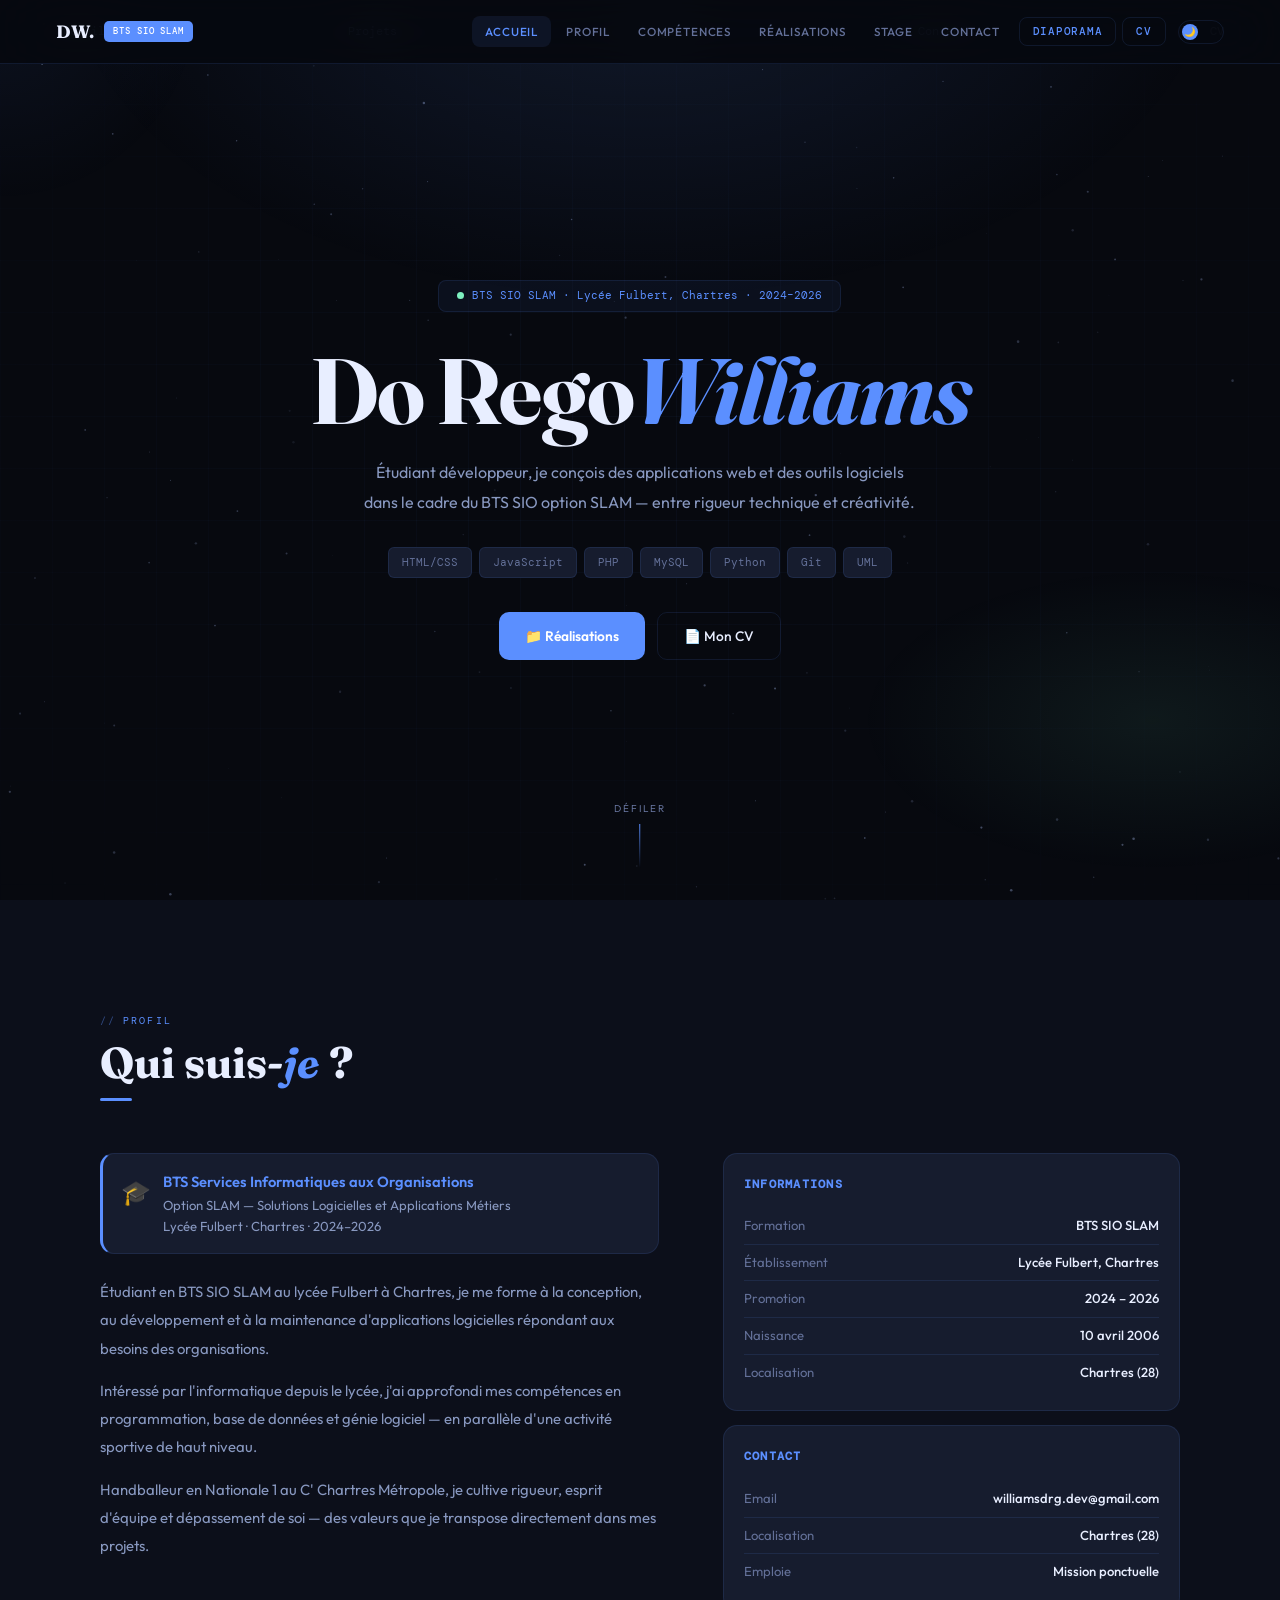
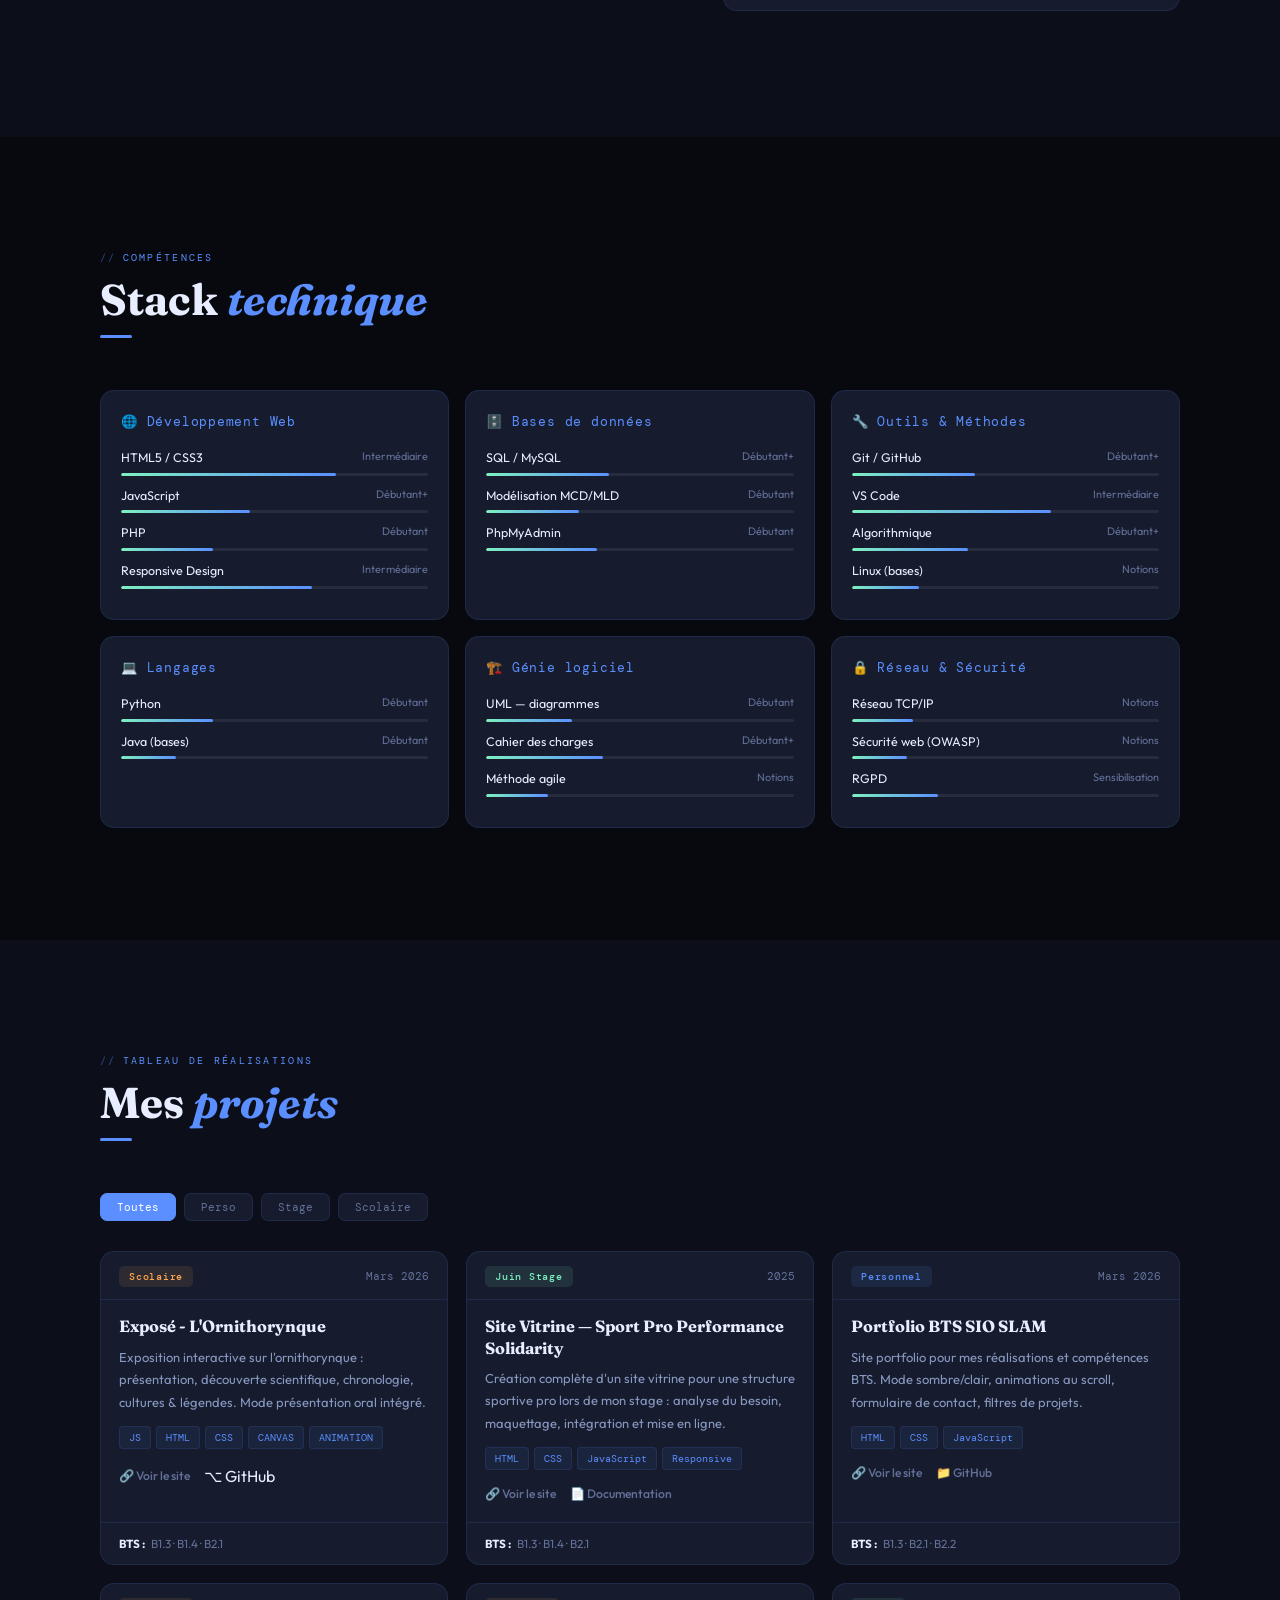
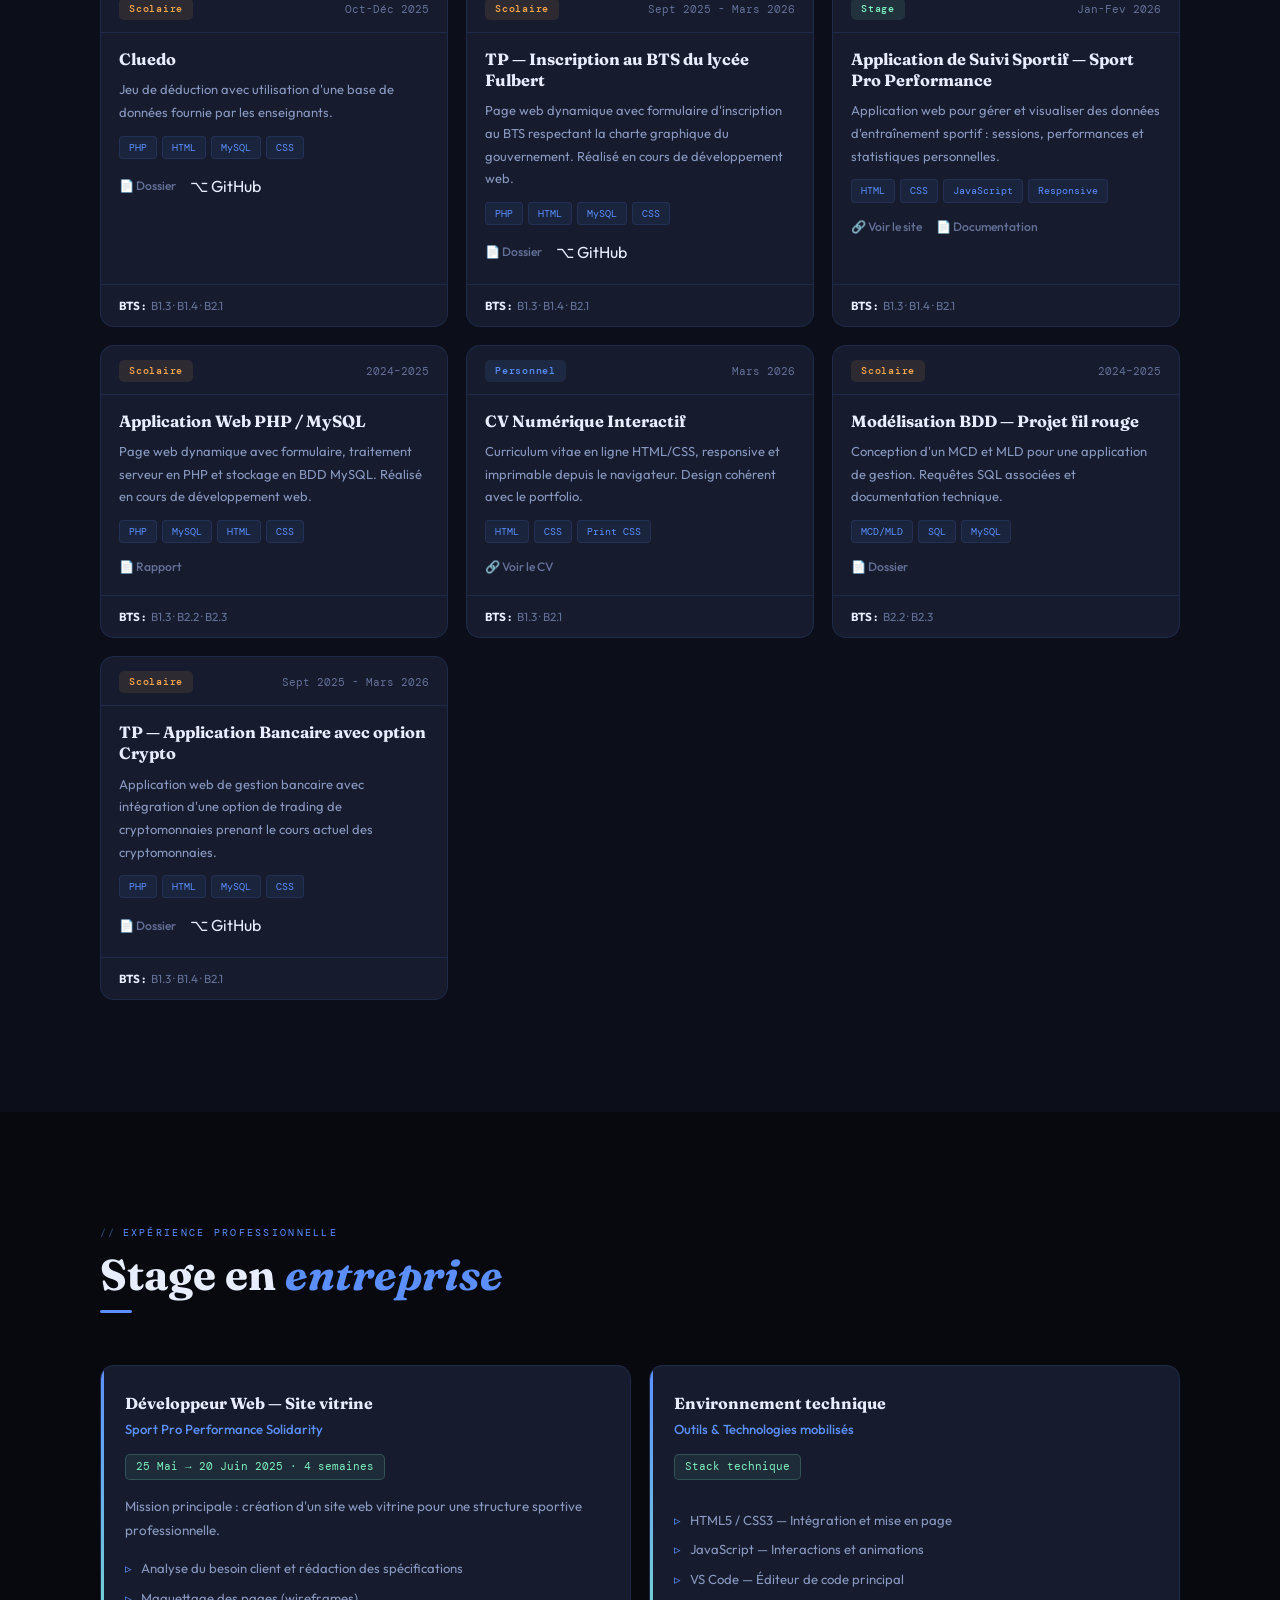
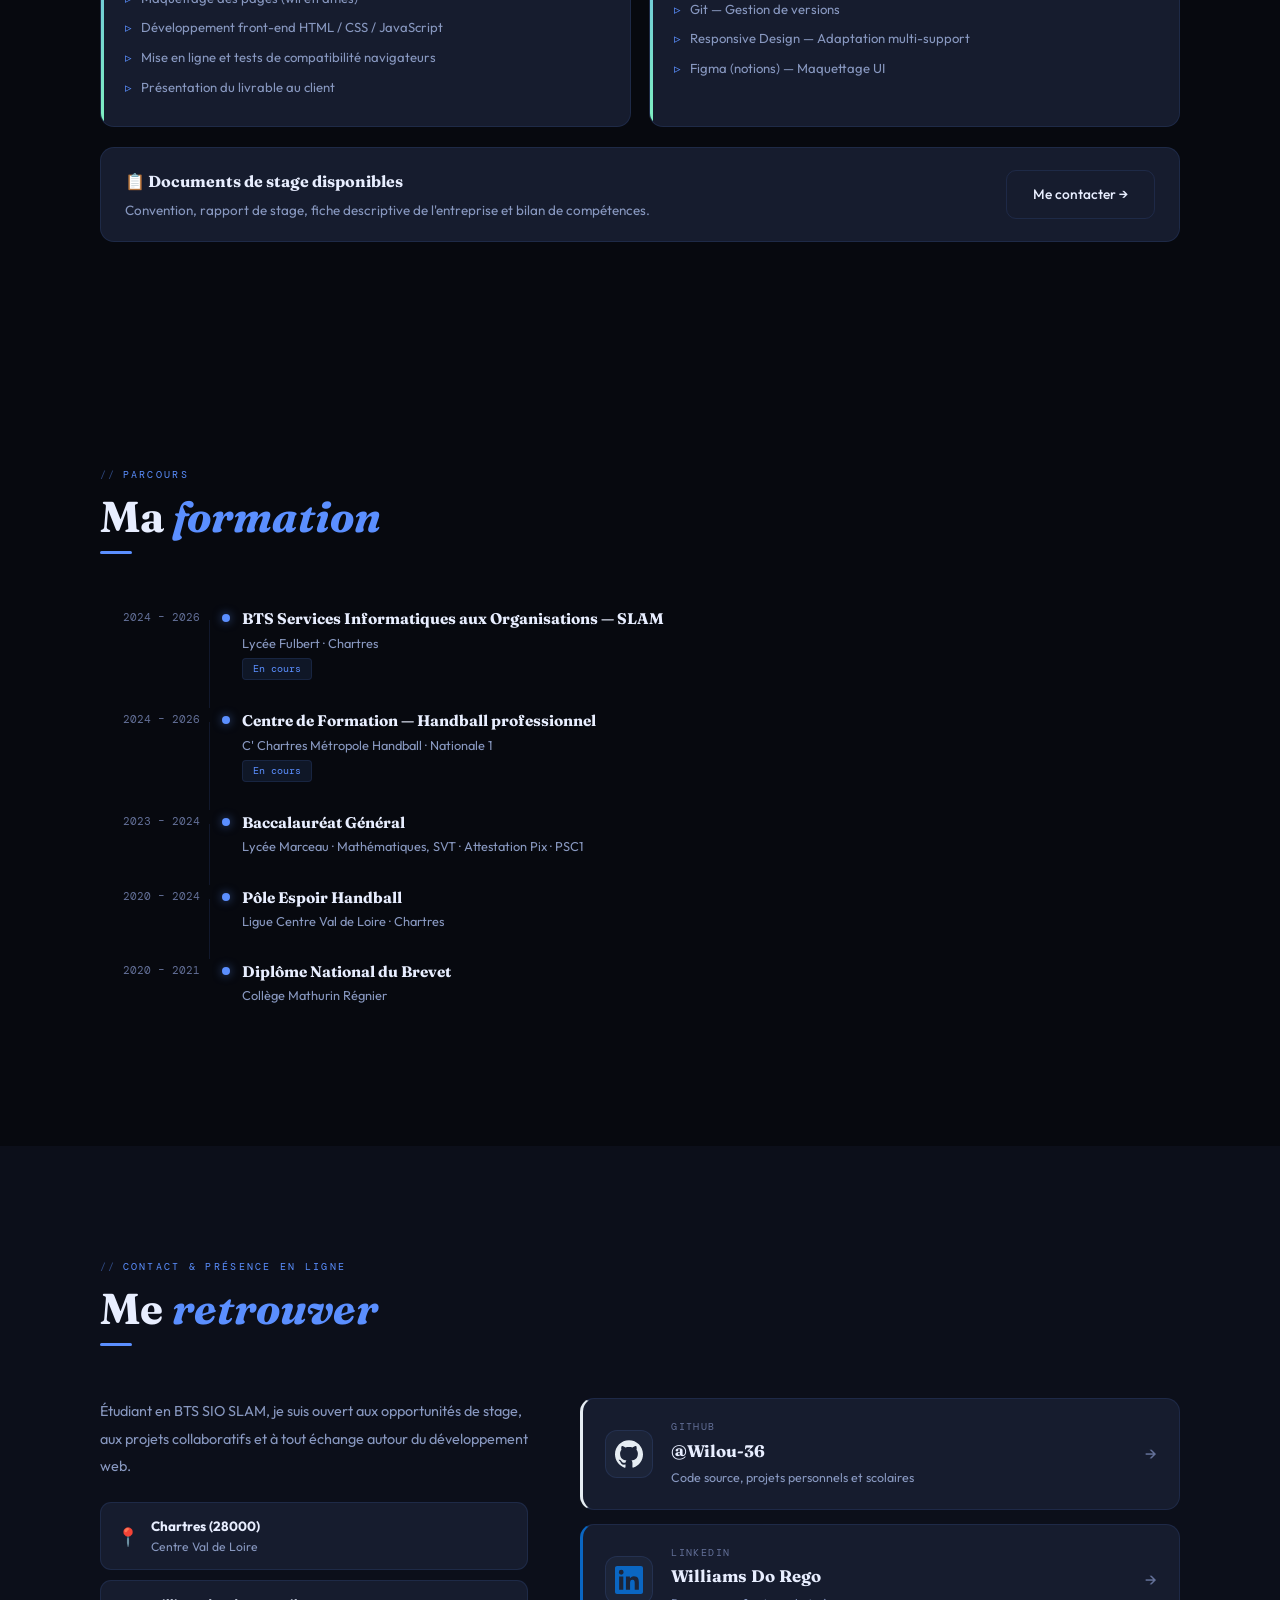
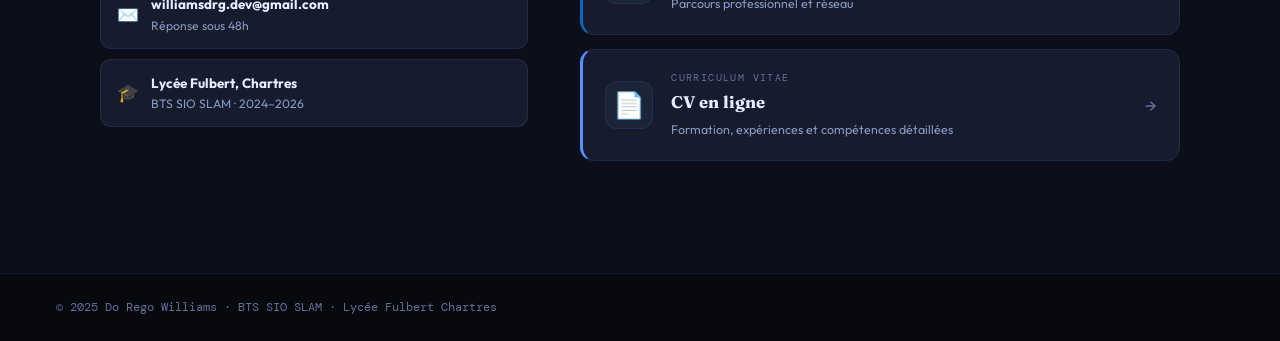
<file: index.html>
<!DOCTYPE html>
<html lang="fr">
<head>
<meta charset="UTF-8">
<meta name="viewport" content="width=device-width, initial-scale=1.0">
 
<meta name="theme-color" content="#07090f" media="(prefers-color-scheme: dark)">
<meta name="theme-color" content="#f2f5fd" media="(prefers-color-scheme: light)">
 
<!-- ═══ SEO PRIMAIRE ═══ -->
<title>Williams Do Rego – Développeur Web | Portfolio </title>
<link rel="icon" href="img/lg.png" type="image/x-icon">
<meta name="description" content="Portfolio de Williams Do Rego, développeur web en BTS SIO SLAM à Chartres. Compétences HTML, CSS, JS, PHP, Symfony, MySQL. Disponible pour un stage.">
<meta name="author" content="Williams Do Rego">
<meta name="robots" content="index, follow, max-snippet:-1, max-image-preview:large, max-video-preview:-1">
<link rel="canonical" href="https://williamsdorego-dev.com/">
<link rel="alternate" hreflang="fr" href="https://williamsdorego-dev.com/">

<!-- ═══ GÉO-RÉFÉRENCEMENT LOCAL ═══ -->
<meta name="geo.region" content="FR-CVL">
<meta name="geo.placename" content="Chartres">
<meta name="geo.position" content="48.4469;1.4886">
<meta name="ICBM" content="48.4469, 1.4886">

<!-- ═══ OPEN GRAPH (réseaux sociaux) ═══ -->
<meta property="og:type" content="profile">
<meta property="og:url" content="https://williamsdorego-dev.com/">
<meta property="og:title" content="Williams Do Rego – Développeur Web | Portfolio BTS SIO SLAM Chartres">
<meta property="og:description" content="Portfolio de Williams Do Rego, développeur web en BTS SIO SLAM à Chartres. Compétences HTML, CSS, JS, PHP, Symfony, MySQL. Disponible pour un stage.">
<meta property="og:image" content="https://williamsdorego-dev.com/og-image.png">
<meta property="og:image:width" content="1200">
<meta property="og:image:height" content="630">
<meta property="og:image:alt" content="Portfolio de Williams Do Rego, développeur web à Chartres">
<meta property="og:locale" content="fr_FR">
<meta property="og:site_name" content="Williams Do Rego – Portfolio">
<meta property="profile:first_name" content="Williams">
<meta property="profile:last_name" content="Do Rego">

<!-- ═══ TWITTER CARD ═══ -->
<meta name="twitter:card" content="summary_large_image">
<meta name="twitter:site" content="@williamsdorego">
<meta name="twitter:title" content="Williams Do Rego – Développeur Web | Portfolio BTS SIO SLAM Chartres">
<meta name="twitter:description" content="Portfolio de Williams Do Rego, développeur web en BTS SIO SLAM à Chartres. Disponible pour un stage.">
<meta name="twitter:image" content="https://williamsdorego-dev.com/og-image.png">
<meta name="twitter:image:alt" content="Portfolio de Williams Do Rego, développeur web à Chartres">

<!-- ═══ SCHEMA.ORG (données structurées) ═══ -->
<script type="application/ld+json">
{
  "@context": "https://schema.org",
  "@type": "Person",
  "name": "Williams Do Rego",
  "url": "https://williamsdorego-dev.com/",
  "image": "https://williamsdorego-dev.com/og-image.png",
  "jobTitle": "Développeur Web",
  "description": "Développeur web étudiant en BTS SIO SLAM au Lycée Fulbert de Chartres, spécialisé en HTML, CSS, JavaScript, PHP, Symfony et MySQL.",
  "email": "williamsdrg.dev@gmail.com",
  "address": {
    "@type": "PostalAddress",
    "addressLocality": "Chartres",
    "postalCode": "28000",
    "addressRegion": "Centre-Val de Loire",
    "addressCountry": "FR"
  },
  "alumniOf": {
    "@type": "EducationalOrganization",
    "name": "Lycée Fulbert",
    "address": {
      "@type": "PostalAddress",
      "addressLocality": "Chartres",
      "postalCode": "28000",
      "addressCountry": "FR"
    }
  },
  "hasOccupation": {
    "@type": "Occupation",
    "name": "Développeur Web",
    "occupationLocation": {
      "@type": "City",
      "name": "Chartres"
    },
    "skills": "HTML, CSS, JavaScript, PHP, Symfony, MySQL, Python, Git, UML"
  },
  "knowsAbout": ["HTML", "CSS", "JavaScript", "PHP", "Symfony", "MySQL", "Python", "Git", "UML"],
  "sameAs": [
    "https://github.com/Wilou-36",
    "https://www.linkedin.com/in/williams-do-rego-10b881353/"
  ]
}
</script>
 
<!-- ═══ PERFORMANCE FONTS ═══ -->
<link rel="preconnect" href="https://fonts.googleapis.com">
<link rel="preconnect" href="https://fonts.gstatic.com" crossorigin>
<link href="https://fonts.googleapis.com/css2?family=DM+Mono:ital,wght@0,400;0,500;1,400&family=Outfit:wght@300;400;500;600;700;900&family=Fraunces:opsz,wght@9..144,300;9..144,400;9..144,700&display=swap" rel="stylesheet">
<style>
/* ═══════════════════════════════════════════
   DESIGN SYSTEM
═══════════════════════════════════════════ */
:root {
  --bg:        #07090f;
  --bg2:       #0c0f1a;
  --surface:   #111525;
  --card:      #161c2e;
  --card-h:    #1c2438;
  --accent:    #5b8fff;
  --accent-g:  #7ef0c0;
  --accent-o:  #ffa94d;
  --text:      #e8eeff;
  --muted:     #637098;
  --muted2:    #8898c0;
  --border:    rgba(91,143,255,0.12);
  --border-h:  rgba(91,143,255,0.32);
  --glow:      rgba(91,143,255,0.06);
  --nav:       rgba(7,9,15,0.82);
  --mono:      'DM Mono', monospace;
  --sans:      'Outfit', sans-serif;
  --serif:     'Fraunces', serif;
  --radius:    14px;
  --tr:        all .28s cubic-bezier(.4,0,.2,1);
}
html.light {
  --bg:        #f2f5fd;
  --bg2:       #eaeff9;
  --surface:   #e3eaf7;
  --card:      #ffffff;
  --card-h:    #f7f9ff;
  --accent:    #2055d0;
  --accent-g:  #1a9060;
  --accent-o:  #c06010;
  --text:      #080d20;
  --muted:     #5060a0;
  --muted2:    #7080b8;
  --border:    rgba(32,85,208,0.14);
  --border-h:  rgba(32,85,208,0.36);
  --glow:      rgba(32,85,208,0.05);
  --nav:       rgba(242,245,253,0.88);
}

/* ═══════════════════════════════════════════
   RESET
═══════════════════════════════════════════ */
*, *::before, *::after { margin:0; padding:0; box-sizing:border-box; }
html { scroll-behavior:smooth; font-size:16px; }
body {
  font-family:var(--sans);
  background:var(--bg);
  color:var(--text);
  overflow-x:hidden;
  line-height:1.65;
  transition:background .4s, color .4s;
}
a { text-decoration:none; color:inherit; }
code { font-family:var(--mono); font-size:.85em; }
img { max-width:100%; }
ul { list-style:none; }

/* ═══════════════════════════════════════════
   CANVAS STARS
═══════════════════════════════════════════ */
#stars-canvas {
  position:fixed; inset:0; z-index:0;
  pointer-events:none; opacity:.55;
}

/* ═══════════════════════════════════════════
   CURSOR GLOW
═══════════════════════════════════════════ */
.cursor-blob {
  position:fixed; width:420px; height:420px; border-radius:50%;
  background:radial-gradient(circle, rgba(91,143,255,0.07) 0%, transparent 68%);
  pointer-events:none; transform:translate(-50%,-50%); z-index:1;
  transition:left .18s ease, top .18s ease;
}

/* ═══════════════════════════════════════════
   NAV
═══════════════════════════════════════════ */
nav {
  position:fixed; top:0; left:0; right:0; z-index:500;
  height:64px; padding:0 56px;
  display:flex; align-items:center; justify-content:space-between;
  background:var(--nav); backdrop-filter:blur(28px) saturate(1.4);
  border-bottom:1px solid var(--border);
  transition:var(--tr);
}
.logo {
  font-family:var(--serif); font-weight:700; font-size:1.12rem;
  color:var(--text); display:flex; align-items:center; gap:10px;
}
.logo-tag {
  font-family:var(--mono); font-size:.58rem; font-weight:500;
  background:var(--accent); color:#fff;
  padding:3px 9px; border-radius:5px; letter-spacing:.1em;
}
.nav-links { display:flex; gap:2px; align-items:center; }
.nav-links a {
  font-size:.73rem; font-weight:500; letter-spacing:.07em;
  text-transform:uppercase; color:var(--muted); padding:6px 13px;
  border-radius:8px; transition:var(--tr);
}
.nav-links a:hover, .nav-links a.active {
  color:var(--accent); background:rgba(91,143,255,0.09);
}
.nav-right { display:flex; align-items:center; gap:12px; }

/* Theme toggle */
.theme-btn {
  width:46px; height:24px; border-radius:100px;
  border:1px solid var(--border); background:transparent;
  cursor:pointer; position:relative; transition:border-color .3s;
  flex-shrink:0;
}
.theme-btn:hover { border-color:var(--accent); }
.theme-thumb {
  position:absolute; top:3px; left:3px;
  width:16px; height:16px; border-radius:50%;
  background:var(--accent);
  display:flex; align-items:center; justify-content:center;
  font-size:.58rem; transition:transform .35s cubic-bezier(.4,0,.2,1);
}
html.light .theme-thumb { transform:translateX(22px); }

/* Hamburger */
.hamburger { display:none; flex-direction:column; gap:4px; cursor:pointer; background:none; border:none; padding:4px; }
.hamburger span { width:20px; height:2px; background:var(--muted); border-radius:2px; transition:.3s; display:block; }

/* Mobile menu */
.mobile-menu {
  display:none; position:fixed; top:64px; left:0; right:0; z-index:499;
  background:var(--nav); backdrop-filter:blur(28px);
  border-bottom:1px solid var(--border);
  padding:16px 24px 20px; flex-direction:column; gap:4px;
}
.mobile-menu.open { display:flex; }
.mobile-menu a { color:var(--muted); font-size:.85rem; padding:8px 12px; border-radius:8px; font-weight:500; transition:var(--tr); }
.mobile-menu a:hover { color:var(--accent); background:var(--glow); }
.mobile-cv {
  margin-top:8px; border-top:1px solid var(--border); padding-top:14px !important;
  color:var(--accent) !important; font-family:var(--mono); font-size:.78rem !important;
}
.nav-cv {
  font-family:var(--mono) !important; font-size:.68rem !important;
  color:var(--accent) !important; border:1px solid var(--border);
  padding:5px 13px !important; border-radius:7px; margin-left:4px;
  transition:border-color .2s !important;
}
.nav-cv:hover { border-color:var(--accent); background:rgba(91,143,255,.08) !important; }

/* ═══════════════════════════════════════════
   SECTION BASE
═══════════════════════════════════════════ */
section { position:relative; z-index:2; padding:112px 56px; }
.inner { max-width:1080px; margin:0 auto; }

.eyebrow {
  font-family:var(--mono); font-size:.65rem; letter-spacing:.22em;
  text-transform:uppercase; color:var(--accent);
  display:flex; align-items:center; gap:6px; margin-bottom:10px;
}
.eyebrow::before { content:'//'; opacity:.45; }

.section-title {
  font-family:var(--serif); font-size:clamp(1.9rem,3.5vw,2.7rem);
  font-weight:700; line-height:1.12; margin-bottom:10px;
}
.section-title em { font-style:italic; color:var(--accent); }
.divider { width:32px; height:3px; background:var(--accent); border-radius:4px; margin-bottom:52px; margin-top:6px; }

/* ═══════════════════════════════════════════
   HERO
═══════════════════════════════════════════ */
#home {
  min-height:100vh; display:flex; align-items:center; justify-content:center;
  text-align:center; padding:120px 40px 80px; overflow:hidden;
}
.hero-glow {
  position:absolute; inset:0;
  background:
    radial-gradient(ellipse 65% 55% at 50% -5%, rgba(91,143,255,0.13) 0%, transparent 70%),
    radial-gradient(ellipse 38% 28% at 90% 80%, rgba(126,240,192,0.07) 0%, transparent 60%);
}
.hero-grid {
  position:absolute; inset:0;
  background-image:
    linear-gradient(rgba(91,143,255,0.045) 1px, transparent 1px),
    linear-gradient(90deg, rgba(91,143,255,0.045) 1px, transparent 1px);
  background-size:52px 52px;
  mask-image:radial-gradient(ellipse 80% 70% at 50% 50%, black, transparent);
}
.hero-content { position:relative; z-index:1; max-width:820px; margin:0 auto; }

.hero-badge {
  display:inline-flex; align-items:center; gap:8px;
  border:1px solid var(--border); background:rgba(91,143,255,0.06);
  color:var(--accent); font-family:var(--mono); font-size:.68rem;
  padding:6px 18px; border-radius:8px; margin-bottom:30px;
  animation:fadeUp .7s ease both;
}
.hero-dot { width:7px; height:7px; border-radius:50%; background:var(--accent-g); animation:blink 2.2s ease-in-out infinite; }

.hero-title {
  font-family:var(--serif); font-size:clamp(2.6rem,7.5vw,5.8rem);
  font-weight:700; line-height:1.06; letter-spacing:-.02em;
  margin-bottom:18px; animation:fadeUp .7s .1s ease both;
}
.hero-title .hl { color:var(--accent); font-style:italic; }
.hero-sub {
  font-size:clamp(.85rem,1.5vw,1rem); color:var(--muted2);
  max-width:560px; margin:0 auto 30px; line-height:1.85;
  animation:fadeUp .7s .18s ease both;
}
.hero-chips {
  display:flex; gap:7px; justify-content:center; flex-wrap:wrap;
  margin-bottom:34px; animation:fadeUp .7s .24s ease both;
}
.chip {
  font-family:var(--mono); font-size:.7rem;
  background:var(--card); border:1px solid var(--border);
  color:var(--muted); padding:5px 13px; border-radius:6px;
}
.hero-cta { display:flex; gap:12px; justify-content:center; flex-wrap:wrap; animation:fadeUp .7s .3s ease both; }

.btn-prim {
  background:var(--accent); color:#fff;
  padding:12px 26px; border-radius:10px; font-weight:600; font-size:.86rem;
  display:inline-flex; align-items:center; gap:8px;
  transition:transform .2s, box-shadow .2s;
  box-shadow:0 0 0 0 rgba(91,143,255,0);
}
.btn-prim:hover { transform:translateY(-2px); box-shadow:0 10px 28px rgba(91,143,255,.38); }
.btn-line {
  border:1px solid var(--border); color:var(--text);
  padding:12px 26px; border-radius:10px; font-weight:500; font-size:.86rem;
  display:inline-flex; align-items:center; gap:8px;
  transition:border-color .25s, color .25s;
}
.btn-line:hover { border-color:var(--accent); color:var(--accent); }

.scroll-cue {
  position:absolute; bottom:32px; left:50%; transform:translateX(-50%);
  display:flex; flex-direction:column; align-items:center; gap:7px;
  color:var(--muted); font-size:.62rem; letter-spacing:.18em; text-transform:uppercase;
  animation:fadeIn 2s 1.2s both;
}
.scroll-line { width:1px; height:44px; background:linear-gradient(to bottom, var(--accent), transparent); animation:scrollDown 2.2s infinite; }

/* ═══════════════════════════════════════════
   ABOUT
═══════════════════════════════════════════ */
#about { background:var(--bg2); }
.about-grid { display:grid; grid-template-columns:1.1fr .9fr; gap:64px; align-items:start; }

.about-lead { margin-bottom:20px; }
.about-lead p { color:var(--muted2); font-size:.93rem; line-height:1.9; margin-bottom:14px; }

.bts-badge {
  display:flex; align-items:flex-start; gap:12px;
  background:var(--card); border:1px solid var(--border); border-left:3px solid var(--accent);
  border-radius:var(--radius); padding:16px 18px; margin-bottom:24px;
}
.bts-badge .icon { font-size:1.5rem; flex-shrink:0; margin-top:3px; }
.bts-badge .btext { font-size:.82rem; line-height:1.6; color:var(--muted2); }
.bts-badge .btext strong { display:block; color:var(--accent); font-family:var(--sans); font-size:.92rem; margin-bottom:2px; font-weight:600; }

.sport-tag {
  display:inline-flex; align-items:center; gap:6px;
  font-size:.78rem; color:var(--accent-g); background:rgba(126,240,192,.08);
  border:1px solid rgba(126,240,192,.2); padding:5px 12px; border-radius:6px;
  font-family:var(--mono); margin-top:4px;
}

.info-card {
  background:var(--card); border:1px solid var(--border);
  border-radius:var(--radius); padding:20px; margin-bottom:14px;
}
.info-card h4 {
  font-size:.78rem; font-family:var(--mono); letter-spacing:.1em;
  text-transform:uppercase; color:var(--accent); margin-bottom:14px;
}
.info-row {
  display:flex; justify-content:space-between; align-items:center;
  padding:7px 0; border-bottom:1px solid var(--border);
  font-size:.82rem;
}
.info-row:last-child { border-bottom:none; }
.info-row .lbl { color:var(--muted); }
.info-row .val { color:var(--text); font-weight:500; text-align:right; }

/* ═══════════════════════════════════════════
   COMPÉTENCES
═══════════════════════════════════════════ */
#competences { background:var(--bg); }
.skills-grid { display:grid; grid-template-columns:repeat(3,1fr); gap:16px; }

.skill-card {
  background:var(--card); border:1px solid var(--border);
  border-radius:var(--radius); padding:20px;
  transition:border-color .28s, transform .28s, box-shadow .28s;
}
.skill-card:hover {
  border-color:var(--border-h); transform:translateY(-4px);
  box-shadow:0 16px 40px rgba(0,0,0,.22);
}
.skill-card-title {
  font-size:.82rem; font-family:var(--mono); letter-spacing:.06em;
  color:var(--accent); margin-bottom:16px;
  display:flex; align-items:center; gap:8px;
}

.sk { margin-bottom:10px; }
.sk-header { display:flex; justify-content:space-between; font-size:.78rem; margin-bottom:4px; }
.sk-level { color:var(--muted); font-size:.68rem; }
.sk-bar { height:3px; background:rgba(255,255,255,.07); border-radius:100px; overflow:hidden; }
html.light .sk-bar { background:rgba(0,0,0,.08); }
.sk-fill {
  height:100%; border-radius:100px;
  background:linear-gradient(90deg, var(--accent-g), var(--accent));
  transform:scaleX(0); transform-origin:left;
  transition:transform .9s cubic-bezier(.4,0,.2,1);
}
.sk-fill.animated { transform:scaleX(1); }

/* ═══════════════════════════════════════════
   RÉALISATIONS
═══════════════════════════════════════════ */
#realisations { background:var(--bg2); }

.filter-row { display:flex; gap:8px; flex-wrap:wrap; margin-bottom:30px; }
.f-btn {
  font-family:var(--mono); font-size:.7rem;
  background:var(--card); border:1px solid var(--border); color:var(--muted);
  padding:6px 16px; border-radius:7px; cursor:pointer; transition:var(--tr);
}
.f-btn:hover, .f-btn.active {
  background:var(--accent); border-color:var(--accent); color:#fff;
}

.proj-grid { display:grid; grid-template-columns:repeat(auto-fill, minmax(310px,1fr)); gap:18px; }

.proj-card {
  background:var(--card); border:1px solid var(--border);
  border-radius:var(--radius); overflow:hidden;
  transition:border-color .28s, transform .28s, box-shadow .28s;
  display:flex; flex-direction:column;
}
.proj-card:hover {
  border-color:var(--border-h); transform:translateY(-5px);
  box-shadow:0 20px 52px rgba(0,0,0,.25);
}
.proj-top {
  padding:14px 18px 12px; border-bottom:1px solid var(--border);
  display:flex; justify-content:space-between; align-items:center;
}
.proj-type {
  font-family:var(--mono); font-size:.6rem; font-weight:500;
  padding:3px 10px; border-radius:5px; letter-spacing:.08em;
}
.t-perso { background:rgba(91,143,255,.1); color:var(--accent); }
.t-stage { background:rgba(126,240,192,.1); color:var(--accent-g); }
.t-scolaire { background:rgba(255,169,77,.1); color:var(--accent-o); }
.proj-year { font-size:.7rem; color:var(--muted); font-family:var(--mono); }

.proj-body { padding:16px 18px 18px; flex:1; }
.proj-title { font-family:var(--serif); font-size:1.02rem; font-weight:700; margin-bottom:8px; line-height:1.3; }
.proj-desc { color:var(--muted2); font-size:.81rem; line-height:1.75; margin-bottom:12px; }
.proj-tags { display:flex; flex-wrap:wrap; gap:5px; margin-bottom:14px; }
.ptag {
  background:rgba(91,143,255,.07); border:1px solid var(--border);
  color:var(--accent); font-size:.65rem; padding:2px 9px;
  border-radius:4px; font-family:var(--mono);
}
.proj-links { display:flex; gap:14px; }
.plink { color:var(--muted); font-size:.76rem; display:inline-flex; align-items:center; gap:5px; transition:color .2s; font-weight:500; }
.plink:hover { color:var(--accent); }

.proj-foot {
  padding:11px 18px; border-top:1px solid var(--border);
  font-size:.73rem; color:var(--muted); display:flex; align-items:center; gap:6px; flex-wrap:wrap;
}
.proj-foot strong { color:var(--text); }

/* ═══════════════════════════════════════════
   STAGE
═══════════════════════════════════════════ */
#stage { background:var(--bg); }
.stage-grid { display:grid; grid-template-columns:1fr 1fr; gap:18px; margin-bottom:20px; }

.stage-card {
  background:var(--card); border:1px solid var(--border);
  border-radius:var(--radius); padding:24px; position:relative; overflow:hidden;
}
.stage-card::before {
  content:''; position:absolute; left:0; top:0; bottom:0; width:3px;
  background:linear-gradient(to bottom, var(--accent), var(--accent-g));
}
.stage-card h3 { font-family:var(--serif); font-size:1rem; font-weight:700; margin-bottom:3px; }
.stage-company { color:var(--accent); font-size:.82rem; margin-bottom:10px; font-weight:500; }
.stage-date {
  font-family:var(--mono); font-size:.68rem; color:var(--accent-g);
  background:rgba(126,240,192,.08); border:1px solid rgba(126,240,192,.2);
  padding:3px 10px; border-radius:5px; display:inline-block; margin-bottom:14px;
}
.stage-card p { color:var(--muted2); font-size:.84rem; line-height:1.8; }
.stage-list { margin-top:12px; }
.stage-list li {
  color:var(--muted2); font-size:.82rem; line-height:1.65;
  padding:4px 0 4px 16px; position:relative;
}
.stage-list li::before { content:'▹'; position:absolute; left:0; color:var(--accent); font-size:.8rem; }

.stage-doc {
  background:var(--card); border:1px solid var(--border);
  border-radius:var(--radius); padding:20px 24px;
  display:flex; align-items:center; justify-content:space-between; gap:20px; flex-wrap:wrap;
}
.stage-doc strong { display:block; font-family:var(--serif); font-size:1rem; margin-bottom:4px; }
.stage-doc p { color:var(--muted2); font-size:.84rem; }

/* ═══════════════════════════════════════════
   FORMATION
═══════════════════════════════════════════ */
#formation { background:var(--bg); }
.timeline { max-width:640px; }
.tl-item { display:grid; grid-template-columns:100px 1fr; gap:0 22px; padding-bottom:28px; position:relative; }
.tl-item:not(:last-child)::after {
  content:''; position:absolute; left:109px; top:14px; bottom:0;
  width:1px; background:var(--border);
}
.tl-date { font-family:var(--mono); font-size:.68rem; color:var(--muted); padding-top:4px; text-align:right; line-height:1.4; }
.tl-body { padding-left:20px; position:relative; }
.tl-body::before {
  content:''; position:absolute; left:0; top:8px;
  width:8px; height:8px; border-radius:50%;
  background:var(--accent); box-shadow:0 0 10px rgba(91,143,255,.55);
}
.tl-title { font-family:var(--serif); font-size:.96rem; font-weight:700; margin-bottom:2px; }
.tl-sub { font-size:.8rem; color:var(--muted2); line-height:1.5; }
.tl-badge {
  display:inline-block; font-family:var(--mono); font-size:.62rem;
  background:rgba(91,143,255,.1); border:1px solid var(--border);
  color:var(--accent); padding:2px 10px; border-radius:4px; margin-top:5px;
}

/* ═══════════════════════════════════════════
   CONTACT / PRÉSENCE EN LIGNE
═══════════════════════════════════════════ */
#contact { background:var(--bg2); }
.presence-layout { display:grid; grid-template-columns:1fr 1.4fr; gap:52px; align-items:start; }
.presence-intro { color:var(--muted2); font-size:.9rem; line-height:1.9; margin-bottom:22px; }

.citem {
  display:flex; align-items:center; gap:12px;
  padding:12px 16px; background:var(--card);
  border:1px solid var(--border); border-radius:11px; margin-bottom:10px;
  font-size:.84rem; transition:border-color .2s; cursor:default;
}
.citem:hover { border-color:var(--border-h); }
.citem .ico { font-size:1.1rem; flex-shrink:0; }
.citem .cl { color:var(--muted2); font-size:.76rem; }
.citem strong { display:block; }

.presence-cards { display:flex; flex-direction:column; gap:14px; }

.pcard {
  display:flex; align-items:center; gap:18px;
  background:var(--card); border:1px solid var(--border);
  border-radius:var(--radius); padding:20px 22px;
  transition:border-color .28s, transform .28s, box-shadow .28s;
  text-decoration:none; color:inherit; position:relative; overflow:hidden;
}
.pcard::before {
  content:''; position:absolute; inset:0; opacity:0;
  transition:opacity .28s;
}
.pcard:hover { transform:translateY(-3px); box-shadow:0 14px 40px rgba(0,0,0,.22); }

.pcard-github { border-left:3px solid #e6edf3; }
.pcard-github::before { background:radial-gradient(ellipse 60% 80% at 0% 50%, rgba(230,237,243,.04), transparent); }
.pcard-github:hover { border-color:#e6edf3; }
html.light .pcard-github { border-left-color:#24292f; }

.pcard-linkedin { border-left:3px solid #0a66c2; }
.pcard-linkedin::before { background:radial-gradient(ellipse 60% 80% at 0% 50%, rgba(10,102,194,.06), transparent); }
.pcard-linkedin:hover { border-color:#0a66c2; }

.pcard-cv { border-left:3px solid var(--accent); }
.pcard-cv::before { background:radial-gradient(ellipse 60% 80% at 0% 50%, rgba(91,143,255,.06), transparent); }
.pcard-cv:hover { border-color:var(--accent); }

.pcard-icon {
  width:48px; height:48px; flex-shrink:0;
  display:flex; align-items:center; justify-content:center;
  background:var(--card-h); border:1px solid var(--border);
  border-radius:12px; font-size:1.6rem; color:var(--text);
  position:relative; z-index:1;
}
.pcard-github .pcard-icon { color:#e6edf3; }
html.light .pcard-github .pcard-icon { color:#24292f; }
.pcard-linkedin .pcard-icon { color:#0a66c2; }
.pcard-cv .pcard-icon { color:var(--accent); }

.pcard-body { flex:1; position:relative; z-index:1; }
.pcard-label { font-family:var(--mono); font-size:.62rem; letter-spacing:.14em; text-transform:uppercase; color:var(--muted); margin-bottom:2px; }
.pcard-handle { font-family:var(--serif); font-size:1.05rem; font-weight:700; margin-bottom:3px; }
.pcard-desc { font-size:.78rem; color:var(--muted2); }

.pcard-arrow {
  font-size:1.1rem; color:var(--muted); transition:transform .2s, color .2s;
  position:relative; z-index:1; flex-shrink:0;
}
.pcard:hover .pcard-arrow { transform:translateX(4px); color:var(--accent); }

/* ═══════════════════════════════════════════
   FOOTER
═══════════════════════════════════════════ */
footer {
  position:relative; z-index:2;
  background:var(--bg); border-top:1px solid var(--border);
  padding:24px 56px; display:flex; justify-content:space-between;
  align-items:center; flex-wrap:wrap; gap:12px;
}
footer p { font-family:var(--mono); font-size:.72rem; color:var(--muted); }
.footer-nav { display:flex; gap:22px; }
.footer-nav a { font-size:.72rem; color:var(--muted); transition:color .2s; font-family:var(--mono); }
.footer-nav a:hover { color:var(--accent); }

/* ═══════════════════════════════════════════
   REVEAL ANIMATIONS
═══════════════════════════════════════════ */
.reveal { opacity:0; transform:translateY(22px); transition:opacity .6s ease, transform .6s ease; }
.reveal.in { opacity:1; transform:translateY(0); }

@keyframes fadeUp { from { opacity:0; transform:translateY(26px); } to { opacity:1; transform:translateY(0); } }
@keyframes fadeIn { from { opacity:0; } to { opacity:1; } }
@keyframes blink { 0%,100% { opacity:1; } 50% { opacity:.3; } }
@keyframes scrollDown { 0% { opacity:0; transform:scaleY(0); transform-origin:top; } 40% { opacity:1; } 100% { opacity:0; transform:scaleY(1); transform-origin:top; } }

/* ═══════════════════════════════════════════
   RESPONSIVE
═══════════════════════════════════════════ */
@media(max-width:960px) {
  nav { padding:0 22px; }
  .nav-links { display:none; }
  .hamburger { display:flex; }
  section { padding:80px 22px; }
  .about-grid, .presence-layout { grid-template-columns:1fr; gap:32px; }
  .skills-grid { grid-template-columns:1fr 1fr; }
  .stage-grid { grid-template-columns:1fr; }
  footer { flex-direction:column; text-align:center; padding:20px 22px; }
}
@media(max-width:580px) {
  .skills-grid { grid-template-columns:1fr; }
  .hero-title { font-size:2.4rem; }
}
</style>
</head>
<body>

<canvas id="stars-canvas"></canvas>
<div class="cursor-blob" id="blob"></div>

<!-- NAV -->
<nav id="topnav">
  <a href="#home" class="logo">
    DW.
    <span class="logo-tag">BTS SIO SLAM</span>
  </a>
  <div class="nav-right">
    <div class="nav-links" id="navLinks">
      <a href="#home">Accueil</a>
      <a href="#about">Profil</a>
      <a href="#competences">Compétences</a>
      <a href="#realisations">Réalisations</a>
      <a href="#stage">Stage</a>
      <a href="#contact">Contact</a>
      <a href="diapo.html" class="nav-cv">Diaporama</a>
      <a href="cv.html" class="nav-cv">CV</a>
    </div>
    <button class="theme-btn" id="themeBtn" aria-label="Thème">
      <div class="theme-thumb" id="thumb">🌙</div>
    </button>
    <button class="hamburger" id="hamBtn" aria-label="Menu">
      <span></span><span></span><span></span>
    </button>
  </div>
</nav>
<div class="mobile-menu" id="mobileMenu">
  <a href="#home" onclick="closeMobile()">Accueil</a>
  <a href="#about" onclick="closeMobile()">Profil</a>
  <a href="#competences" onclick="closeMobile()">Compétences</a>
  <a href="#realisations" onclick="closeMobile()">Réalisations</a>
  <a href="#stage" onclick="closeMobile()">Stage</a>
  <a href="#contact" onclick="closeMobile()">Contact</a>
  <a href="diapo.html">Diaporama</a>
  <a href="cv.html" class="mobile-cv">📄 Mon CV</a>
</div>

<!-- HERO -->
<section id="home">
  <div class="hero-glow"></div>
  <div class="hero-grid"></div>
  <div class="hero-content">
    <div class="hero-badge">
      <span class="hero-dot"></span>
      BTS SIO SLAM · Lycée Fulbert, Chartres · 2024–2026
    </div>
    <h1 class="hero-title">
      Do Rego<span class="hl">Williams</span>
    </h1>
    <p class="hero-sub">
      Étudiant développeur, je conçois des applications web et des outils logiciels
      dans le cadre du BTS SIO option SLAM — entre rigueur technique et créativité.
    </p>
    <div class="hero-chips">
      <span class="chip">HTML/CSS</span>
      <span class="chip">JavaScript</span>
      <span class="chip">PHP</span>
      <span class="chip">MySQL</span>
      <span class="chip">Python</span>
      <span class="chip">Git</span>
      <span class="chip">UML</span>
    </div>
    <div class="hero-cta">
      <a href="#realisations" class="btn-prim">📁 Réalisations</a>
      <a href="cv.html" class="btn-line">📄 Mon CV</a>
    </div>
  </div>
  <div class="scroll-cue">
    <span>Défiler</span>
    <div class="scroll-line"></div>
  </div>
</section>

<!-- PROFIL -->
<section id="about">
  <div class="inner">
    <div class="reveal">
      <div class="eyebrow">Profil</div>
      <h2 class="section-title">Qui suis-<em>je</em> ?</h2>
      <div class="divider"></div>
    </div>
    <div class="about-grid">
      <div class="reveal">
        <div class="bts-badge">
          <div class="icon">🎓</div>
          <div class="btext">
            <strong>BTS Services Informatiques aux Organisations</strong>
            Option SLAM — Solutions Logicielles et Applications Métiers<br>
            Lycée Fulbert · Chartres · 2024–2026
          </div>
        </div>
        <div class="about-lead">
          <p>Étudiant en BTS SIO SLAM au lycée Fulbert à Chartres, je me forme à la conception, au développement et à la maintenance d'applications logicielles répondant aux besoins des organisations.</p>
          <p>Intéressé par l'informatique depuis le lycée, j'ai approfondi mes compétences en programmation, base de données et génie logiciel — en parallèle d'une activité sportive de haut niveau.</p>
          <p>Handballeur en Nationale 1 au C' Chartres Métropole, je cultive rigueur, esprit d'équipe et dépassement de soi — des valeurs que je transpose directement dans mes projets.</p>
        </div>
      </div>
      <div class="reveal">
        <div class="info-card">
          <h4>Informations</h4>
          <div class="info-row"><span class="lbl">Formation</span><span class="val">BTS SIO SLAM</span></div>
          <div class="info-row"><span class="lbl">Établissement</span><span class="val">Lycée Fulbert, Chartres</span></div>
          <div class="info-row"><span class="lbl">Promotion</span><span class="val">2024 – 2026</span></div>
          <div class="info-row"><span class="lbl">Naissance</span><span class="val">10 avril 2006</span></div>
          <div class="info-row"><span class="lbl">Localisation</span><span class="val">Chartres (28)</span></div>
        </div>
        <div class="info-card">
          <h4>Contact</h4>
          <div class="info-row"><span class="lbl">Email</span><span class="val">williamsdrg.dev@gmail.com</span></div>
          <div class="info-row"><span class="lbl">Localisation</span><span class="val">Chartres (28)</span></div>
          <div class="info-row"><span class="lbl">Emploie</span><span class="val">Mission ponctuelle</span></div>
        </div>
      </div>
    </div>
  </div>
</section>

<!-- COMPÉTENCES -->
<section id="competences">
  <div class="inner">
    <div class="reveal">
      <div class="eyebrow">Compétences</div>
      <h2 class="section-title">Stack <em>technique</em></h2>
      <div class="divider"></div>
    </div>
    <div class="skills-grid">

      <div class="skill-card reveal">
        <div class="skill-card-title">🌐 Développement Web</div>
        <div class="sk"><div class="sk-header"><span>HTML5 / CSS3</span><span class="sk-level">Intermédiaire</span></div><div class="sk-bar"><div class="sk-fill" style="--w:.70"></div></div></div>
        <div class="sk"><div class="sk-header"><span>JavaScript</span><span class="sk-level">Débutant+</span></div><div class="sk-bar"><div class="sk-fill" style="--w:.42"></div></div></div>
        <div class="sk"><div class="sk-header"><span>PHP</span><span class="sk-level">Débutant</span></div><div class="sk-bar"><div class="sk-fill" style="--w:.30"></div></div></div>
        <div class="sk"><div class="sk-header"><span>Responsive Design</span><span class="sk-level">Intermédiaire</span></div><div class="sk-bar"><div class="sk-fill" style="--w:.62"></div></div></div>
      </div>

      <div class="skill-card reveal">
        <div class="skill-card-title">🗄️ Bases de données</div>
        <div class="sk"><div class="sk-header"><span>SQL / MySQL</span><span class="sk-level">Débutant+</span></div><div class="sk-bar"><div class="sk-fill" style="--w:.40"></div></div></div>
        <div class="sk"><div class="sk-header"><span>Modélisation MCD/MLD</span><span class="sk-level">Débutant</span></div><div class="sk-bar"><div class="sk-fill" style="--w:.30"></div></div></div>
        <div class="sk"><div class="sk-header"><span>PhpMyAdmin</span><span class="sk-level">Débutant</span></div><div class="sk-bar"><div class="sk-fill" style="--w:.36"></div></div></div>
      </div>

      <div class="skill-card reveal">
        <div class="skill-card-title">🔧 Outils & Méthodes</div>
        <div class="sk"><div class="sk-header"><span>Git / GitHub</span><span class="sk-level">Débutant+</span></div><div class="sk-bar"><div class="sk-fill" style="--w:.40"></div></div></div>
        <div class="sk"><div class="sk-header"><span>VS Code</span><span class="sk-level">Intermédiaire</span></div><div class="sk-bar"><div class="sk-fill" style="--w:.65"></div></div></div>
        <div class="sk"><div class="sk-header"><span>Algorithmique</span><span class="sk-level">Débutant+</span></div><div class="sk-bar"><div class="sk-fill" style="--w:.38"></div></div></div>
        <div class="sk"><div class="sk-header"><span>Linux (bases)</span><span class="sk-level">Notions</span></div><div class="sk-bar"><div class="sk-fill" style="--w:.22"></div></div></div>
      </div>

      <div class="skill-card reveal">
        <div class="skill-card-title">💻 Langages</div>
        <div class="sk"><div class="sk-header"><span>Python</span><span class="sk-level">Débutant</span></div><div class="sk-bar"><div class="sk-fill" style="--w:.30"></div></div></div>
        <div class="sk"><div class="sk-header"><span>Java (bases)</span><span class="sk-level">Débutant</span></div><div class="sk-bar"><div class="sk-fill" style="--w:.18"></div></div></div>
      </div>

      <div class="skill-card reveal">
        <div class="skill-card-title">🏗️ Génie logiciel</div>
        <div class="sk"><div class="sk-header"><span>UML — diagrammes</span><span class="sk-level">Débutant</span></div><div class="sk-bar"><div class="sk-fill" style="--w:.28"></div></div></div>
        <div class="sk"><div class="sk-header"><span>Cahier des charges</span><span class="sk-level">Débutant+</span></div><div class="sk-bar"><div class="sk-fill" style="--w:.38"></div></div></div>
        <div class="sk"><div class="sk-header"><span>Méthode agile</span><span class="sk-level">Notions</span></div><div class="sk-bar"><div class="sk-fill" style="--w:.20"></div></div></div>
      </div>

      <div class="skill-card reveal">
        <div class="skill-card-title">🔒 Réseau & Sécurité</div>
        <div class="sk"><div class="sk-header"><span>Réseau TCP/IP</span><span class="sk-level">Notions</span></div><div class="sk-bar"><div class="sk-fill" style="--w:.20"></div></div></div>
        <div class="sk"><div class="sk-header"><span>Sécurité web (OWASP)</span><span class="sk-level">Notions</span></div><div class="sk-bar"><div class="sk-fill" style="--w:.18"></div></div></div>
        <div class="sk"><div class="sk-header"><span>RGPD</span><span class="sk-level">Sensibilisation</span></div><div class="sk-bar"><div class="sk-fill" style="--w:.28"></div></div></div>
      </div>

    </div>
  </div>
</section>

<!-- RÉALISATIONS -->
<section id="realisations">
  <div class="inner">
    <div class="reveal">
      <div class="eyebrow">Tableau de réalisations</div>
      <h2 class="section-title">Mes <em>projets</em></h2>
      <div class="divider"></div>
    </div>
    <div class="filter-row reveal">
      <button class="f-btn active" data-filter="all">Toutes</button>
      <button class="f-btn" data-filter="perso">Perso</button>
      <button class="f-btn" data-filter="stage">Stage</button>
      <button class="f-btn" data-filter="scolaire">Scolaire</button>
    </div>
    <div class="proj-grid">

      <div class="proj-card reveal" data-type="scolaire">
        <div class="proj-top">
          <span class="proj-type t-scolaire">Scolaire</span>
          <span class="proj-year">Mars 2026</span>
        </div>
        <div class="proj-body">
          <div class="proj-title">Exposé - L'Ornithorynque</div>
          <div class="proj-desc">Exposition interactive sur l'ornithorynque : présentation, découverte scientifique, chronologie, cultures & légendes. Mode présentation oral intégré.</div>
          <div class="proj-tags">
            <span class="ptag">JS</span><span class="ptag">HTML</span>
            <span class="ptag">CSS</span><span class="ptag">CANVAS</span><span class="ptag">ANIMATION</span>
          </div>
          <div class="proj-links">
            <a href="https://zoofulbert.com/Williams/index.html" class="plink">🔗 Voir le site</a>
            <a href="https://github.com/YohanSTM-dev/Animaux" target="_blank">&#8997; GitHub</a>
          </div>
        </div>
        <div class="proj-foot"><strong>BTS :</strong> B1.3 · B1.4 · B2.1</div>
      </div>

      <div class="proj-card reveal" data-type="stage">
        <div class="proj-top">
          <span class="proj-type t-stage">Juin Stage</span>
          <span class="proj-year">2025</span>
        </div>
        <div class="proj-body">
          <div class="proj-title">Site Vitrine — Sport Pro Performance Solidarity</div>
          <div class="proj-desc">Création complète d'un site vitrine pour une structure sportive pro lors de mon stage : analyse du besoin, maquettage, intégration et mise en ligne.</div>
          <div class="proj-tags">
            <span class="ptag">HTML</span><span class="ptag">CSS</span>
            <span class="ptag">JavaScript</span><span class="ptag">Responsive</span>
          </div>
          <div class="proj-links">
            <a href="#" class="plink">🔗 Voir le site</a>
            <a href="#" class="plink">📄 Documentation</a>
          </div>
        </div>
        <div class="proj-foot"><strong>BTS :</strong> B1.3 · B1.4 · B2.1</div>
      </div>

      <div class="proj-card reveal" data-type="perso">
        <div class="proj-top">
          <span class="proj-type t-perso">Personnel</span>
          <span class="proj-year">Mars 2026</span>
        </div>
        <div class="proj-body">
          <div class="proj-title">Portfolio BTS SIO SLAM</div>
          <div class="proj-desc">Site portfolio pour mes réalisations et compétences BTS. Mode sombre/clair, animations au scroll, formulaire de contact, filtres de projets.</div>
          <div class="proj-tags">
            <span class="ptag">HTML</span><span class="ptag">CSS</span>
            <span class="ptag">JavaScript</span>
          </div>
          <div class="proj-links">
            <a href="#" class="plink">🔗 Voir le site</a>
            <a href="#" class="plink">📁 GitHub</a>
          </div>
        </div>
        <div class="proj-foot"><strong>BTS :</strong> B1.3 · B2.1 · B2.2</div>
      </div>

      <div class="proj-card reveal" data-type="scolaire">
        <div class="proj-top">
          <span class="proj-type t-scolaire">Scolaire</span>
          <span class="proj-year">Oct-Déc 2025</span>
        </div>
        <div class="proj-body">
          <div class="proj-title">Cluedo</div>
          <div class="proj-desc">Jeu de déduction avec utilisation d'une base de données fournie par les enseignants.</div>
          <div class="proj-tags">
            <span class="ptag">PHP</span><span class="ptag">HTML</span>
            <span class="ptag">MySQL</span><span class="ptag">CSS</span>
          </div>
          <div class="proj-links">
            <a href="#" class="plink">📄 Dossier</a>
            <a href="https://github.com/Wilou-36/Cluedo" target="_blank">&#8997; GitHub</a>
          </div>
        </div>
        <div class="proj-foot"><strong>BTS :</strong> B1.3 · B1.4 · B2.1</div>
      </div>

      <div class="proj-card reveal" data-type="scolaire">
        <div class="proj-top">
          <span class="proj-type t-scolaire">Scolaire</span>
          <span class="proj-year">Sept 2025 - Mars 2026</span>
        </div>
        <div class="proj-body">
          <div class="proj-title">TP — Inscription au BTS du lycée Fulbert</div>
          <div class="proj-desc">Page web dynamique avec formulaire d'inscription au BTS respectant la charte graphique du gouvernement. Réalisé en cours de développement web.</div>
          <div class="proj-tags">
            <span class="ptag">PHP</span><span class="ptag">HTML</span>
            <span class="ptag">MySQL</span><span class="ptag">CSS</span>
          </div>
          <div class="proj-links">
            <a href="doc/rapport_inscription.pdf" class="plink">📄 Dossier</a>
            <a href="https://github.com/YohanSTM-dev/Animaux" target="_blank">&#8997; GitHub</a>
          </div>
        </div>
        <div class="proj-foot"><strong>BTS :</strong> B1.3 · B1.4 · B2.1</div>
      </div>

      <div class="proj-card reveal" data-type="stage">
        <div class="proj-top">
          <span class="proj-type t-stage">Stage</span>
          <span class="proj-year">Jan-Fev 2026</span>
        </div>
        <div class="proj-body">
          <div class="proj-title">Application de Suivi Sportif — Sport Pro Performance</div>
          <div class="proj-desc">Application web pour gérer et visualiser des données d'entraînement sportif : sessions, performances et statistiques personnelles.</div>
          <div class="proj-tags">
            <span class="ptag">HTML</span><span class="ptag">CSS</span>
            <span class="ptag">JavaScript</span><span class="ptag">Responsive</span>
          </div>
          <div class="proj-links">
            <a href="#" class="plink">🔗 Voir le site</a>
            <a href="#" class="plink">📄 Documentation</a>
          </div>
        </div>
        <div class="proj-foot"><strong>BTS :</strong> B1.3 · B1.4 · B2.1</div>
      </div>

      <div class="proj-card reveal" data-type="scolaire">
        <div class="proj-top">
          <span class="proj-type t-scolaire">Scolaire</span>
          <span class="proj-year">2024–2025</span>
        </div>
        <div class="proj-body">
          <div class="proj-title">Application Web PHP / MySQL</div>
          <div class="proj-desc">Page web dynamique avec formulaire, traitement serveur en PHP et stockage en BDD MySQL. Réalisé en cours de développement web.</div>
          <div class="proj-tags">
            <span class="ptag">PHP</span><span class="ptag">MySQL</span>
            <span class="ptag">HTML</span><span class="ptag">CSS</span>
          </div>
          <div class="proj-links">
            <a href="#" class="plink">📄 Rapport</a>
          </div>
        </div>
        <div class="proj-foot"><strong>BTS :</strong> B1.3 · B2.2 · B2.3</div>
      </div>

      <div class="proj-card reveal" data-type="perso">
        <div class="proj-top">
          <span class="proj-type t-perso">Personnel</span>
          <span class="proj-year">Mars 2026</span>
        </div>
        <div class="proj-body">
          <div class="proj-title">CV Numérique Interactif</div>
          <div class="proj-desc">Curriculum vitae en ligne HTML/CSS, responsive et imprimable depuis le navigateur. Design cohérent avec le portfolio.</div>
          <div class="proj-tags">
            <span class="ptag">HTML</span><span class="ptag">CSS</span><span class="ptag">Print CSS</span>
          </div>
          <div class="proj-links">
            <a href="cv.html" class="plink">🔗 Voir le CV</a>
          </div>
        </div>
        <div class="proj-foot"><strong>BTS :</strong> B1.3 · B2.1</div>
      </div>

      <div class="proj-card reveal" data-type="scolaire">
        <div class="proj-top">
          <span class="proj-type t-scolaire">Scolaire</span>
          <span class="proj-year">2024–2025</span>
        </div>
        <div class="proj-body">
          <div class="proj-title">Modélisation BDD — Projet fil rouge</div>
          <div class="proj-desc">Conception d'un MCD et MLD pour une application de gestion. Requêtes SQL associées et documentation technique.</div>
          <div class="proj-tags">
            <span class="ptag">MCD/MLD</span><span class="ptag">SQL</span><span class="ptag">MySQL</span>
          </div>
          <div class="proj-links">
            <a href="#" class="plink">📄 Dossier</a>
          </div>
        </div>
        <div class="proj-foot"><strong>BTS :</strong> B2.2 · B2.3</div>
      </div>

      <div class="proj-card reveal" data-type="scolaire">
        <div class="proj-top">
          <span class="proj-type t-scolaire">Scolaire</span>
          <span class="proj-year">Sept 2025 - Mars 2026</span>
        </div>
        <div class="proj-body">
          <div class="proj-title">TP — Application Bancaire avec option Crypto</div>
          <div class="proj-desc">Application web de gestion bancaire avec intégration d'une option de trading de cryptomonnaies prenant le cours actuel des cryptomonnaies.</div>
          <div class="proj-tags">
            <span class="ptag">PHP</span><span class="ptag">HTML</span>
            <span class="ptag">MySQL</span><span class="ptag">CSS</span>
          </div>
          <div class="proj-links">
            <a href="doc/rapport_banqueapp_bts.docx" class="plink">📄 Dossier</a>
            <a href="https://github.com/Wilou-36/Fulb" target="_blank">&#8997; GitHub</a>
          </div>
        </div>
        <div class="proj-foot"><strong>BTS :</strong> B1.3 · B1.4 · B2.1</div>
      </div>

    </div>
  </div>
</section>

<!-- STAGE -->
<section id="stage">
  <div class="inner">
    <div class="reveal">
      <div class="eyebrow">Expérience professionnelle</div>
      <h2 class="section-title">Stage en <em>entreprise</em></h2>
      <div class="divider"></div>
    </div>
    <div class="stage-grid reveal">
      <div class="stage-card">
        <h3>Développeur Web — Site vitrine</h3>
        <div class="stage-company">Sport Pro Performance Solidarity</div>
        <div class="stage-date">25 Mai → 20 Juin 2025 · 4 semaines</div>
        <p>Mission principale : création d'un site web vitrine pour une structure sportive professionnelle.</p>
        <ul class="stage-list">
          <li>Analyse du besoin client et rédaction des spécifications</li>
          <li>Maquettage des pages (wireframes)</li>
          <li>Développement front-end HTML / CSS / JavaScript</li>
          <li>Mise en ligne et tests de compatibilité navigateurs</li>
          <li>Présentation du livrable au client</li>
        </ul>
      </div>
      <div class="stage-card">
        <h3>Environnement technique</h3>
        <div class="stage-company">Outils & Technologies mobilisés</div>
        <div class="stage-date">Stack technique</div>
        <ul class="stage-list">
          <li>HTML5 / CSS3 — Intégration et mise en page</li>
          <li>JavaScript — Interactions et animations</li>
          <li>VS Code — Éditeur de code principal</li>
          <li>Git — Gestion de versions</li>
          <li>Responsive Design — Adaptation multi-support</li>
          <li>Figma (notions) — Maquettage UI</li>
        </ul>
      </div>
    </div>
    <div class="stage-doc reveal">
      <div>
        <strong>📋 Documents de stage disponibles</strong>
        <p>Convention, rapport de stage, fiche descriptive de l'entreprise et bilan de compétences.</p>
      </div>
      <a href="#contact" class="btn-line">Me contacter →</a>
    </div>
  </div>
</section>

<!-- FORMATION -->
<section id="formation">
  <div class="inner">
    <div class="reveal">
      <div class="eyebrow">Parcours</div>
      <h2 class="section-title">Ma <em>formation</em></h2>
      <div class="divider"></div>
    </div>
    <div class="timeline">
      <div class="tl-item reveal">
        <div class="tl-date">2024 – 2026</div>
        <div class="tl-body">
          <div class="tl-title">BTS Services Informatiques aux Organisations — SLAM</div>
          <div class="tl-sub">Lycée Fulbert · Chartres</div>
          <span class="tl-badge">En cours</span>
        </div>
      </div>
      <div class="tl-item reveal">
        <div class="tl-date">2024 – 2026</div>
        <div class="tl-body">
          <div class="tl-title">Centre de Formation — Handball professionnel</div>
          <div class="tl-sub">C' Chartres Métropole Handball · Nationale 1</div>
          <span class="tl-badge">En cours</span>
        </div>
      </div>
      <div class="tl-item reveal">
        <div class="tl-date">2023 – 2024</div>
        <div class="tl-body">
          <div class="tl-title">Baccalauréat Général</div>
          <div class="tl-sub">Lycée Marceau · Mathématiques, SVT · Attestation Pix · PSC1</div>
        </div>
      </div>
      <div class="tl-item reveal">
        <div class="tl-date">2020 – 2024</div>
        <div class="tl-body">
          <div class="tl-title">Pôle Espoir Handball</div>
          <div class="tl-sub">Ligue Centre Val de Loire · Chartres</div>
        </div>
      </div>
      <div class="tl-item reveal">
        <div class="tl-date">2020 – 2021</div>
        <div class="tl-body">
          <div class="tl-title">Diplôme National du Brevet</div>
          <div class="tl-sub">Collège Mathurin Régnier</div>
        </div>
      </div>
    </div>
  </div>
</section>

<!-- CONTACT -->
<section id="contact">
  <div class="inner">
    <div class="reveal">
      <div class="eyebrow">Contact & Présence en ligne</div>
      <h2 class="section-title">Me <em>retrouver</em></h2>
      <div class="divider"></div>
    </div>
    <div class="presence-layout">
      <!-- Infos contact -->
      <div class="presence-info reveal">
        <p class="presence-intro">Étudiant en BTS SIO SLAM, je suis ouvert aux opportunités de stage, aux projets collaboratifs et à tout échange autour du développement web.</p>
        <div class="citem"><span class="ico">📍</span><div><strong>Chartres (28000)</strong><div class="cl">Centre Val de Loire</div></div></div>
        <div class="citem"><a href="mailto:williamsdrg.dev@gmail.com" style="display:contents"><span class="ico">✉️</span><div><strong>williamsdrg.dev@gmail.com</strong><div class="cl">Réponse sous 48h</div></div></a></div>
        <div class="citem"><span class="ico">🎓</span><div><strong>Lycée Fulbert, Chartres</strong><div class="cl">BTS SIO SLAM · 2024–2026</div></div></div>
      </div>

      <!-- Profils en ligne -->
      <div class="presence-cards reveal">
        <a href="https://github.com/Wilou-36" target="_blank" rel="noopener" class="pcard pcard-github">
          <div class="pcard-icon">
            <svg viewBox="0 0 24 24" fill="currentColor" width="28" height="28"><path d="M12 .297c-6.63 0-12 5.373-12 12 0 5.303 3.438 9.8 8.205 11.385.6.113.82-.258.82-.577 0-.285-.01-1.04-.015-2.04-3.338.724-4.042-1.61-4.042-1.61-.546-1.385-1.335-1.755-1.335-1.755-1.087-.744.084-.729.084-.729 1.205.084 1.838 1.236 1.838 1.236 1.07 1.835 2.809 1.305 3.495.998.108-.776.417-1.305.76-1.605-2.665-.3-5.466-1.332-5.466-5.93 0-1.31.465-2.38 1.235-3.22-.135-.303-.54-1.523.105-3.176 0 0 1.005-.322 3.3 1.23.96-.267 1.98-.399 3-.405 1.02.006 2.04.138 3 .405 2.28-1.552 3.285-1.23 3.285-1.23.645 1.653.24 2.873.12 3.176.765.84 1.23 1.91 1.23 3.22 0 4.61-2.805 5.625-5.475 5.92.42.36.81 1.096.81 2.22 0 1.606-.015 2.896-.015 3.286 0 .315.21.69.825.57C20.565 22.092 24 17.592 24 12.297c0-6.627-5.373-12-12-12"/></svg>
          </div>
          <div class="pcard-body">
            <div class="pcard-label">GitHub</div>
            <div class="pcard-handle">@Wilou-36</div>
            <div class="pcard-desc">Code source, projets personnels et scolaires</div>
          </div>
          <div class="pcard-arrow">→</div>
        </a>

        <a href="https://www.linkedin.com/in/williams-do-rego-10b881353/" target="_blank" rel="noopener" class="pcard pcard-linkedin">
          <div class="pcard-icon">
            <svg viewBox="0 0 24 24" fill="currentColor" width="28" height="28"><path d="M20.447 20.452h-3.554v-5.569c0-1.328-.027-3.037-1.852-3.037-1.853 0-2.136 1.445-2.136 2.939v5.667H9.351V9h3.414v1.561h.046c.477-.9 1.637-1.85 3.37-1.85 3.601 0 4.267 2.37 4.267 5.455v6.286zM5.337 7.433a2.062 2.062 0 0 1-2.063-2.065 2.064 2.064 0 1 1 2.063 2.065zm1.782 13.019H3.555V9h3.564v11.452zM22.225 0H1.771C.792 0 0 .774 0 1.729v20.542C0 23.227.792 24 1.771 24h20.451C23.2 24 24 23.227 24 22.271V1.729C24 .774 23.2 0 22.222 0h.003z"/></svg>
          </div>
          <div class="pcard-body">
            <div class="pcard-label">LinkedIn</div>
            <div class="pcard-handle">Williams Do Rego</div>
            <div class="pcard-desc">Parcours professionnel et réseau</div>
          </div>
          <div class="pcard-arrow">→</div>
        </a>

        <a href="cv.html" class="pcard pcard-cv">
          <div class="pcard-icon">📄</div>
          <div class="pcard-body">
            <div class="pcard-label">Curriculum Vitae</div>
            <div class="pcard-handle">CV en ligne</div>
            <div class="pcard-desc">Formation, expériences et compétences détaillées</div>
          </div>
          <div class="pcard-arrow">→</div>
        </a>
      </div>
    </div>
  </div>
</section>

<!-- FOOTER -->
<footer>
  <p>© 2025 Do Rego Williams · BTS SIO SLAM · Lycée Fulbert Chartres</p>
  <nav class="footer-nav">
    <a href="#home">Accueil</a>
    <a href="#realisations">Projets</a>
    <a href="#stage">Stage</a>
    <a href="#contact">Contact</a>
    <a href="cv.html">CV</a>
  </nav>
</footer>

<script>
/* ── STARS CANVAS ── */
(function(){
  const canvas = document.getElementById('stars-canvas');
  const ctx = canvas.getContext('2d');
  let stars = [];
  function resize(){
    canvas.width = window.innerWidth;
    canvas.height = window.innerHeight;
  }
  function init(){
    resize();
    stars = Array.from({length:140}, () => ({
      x: Math.random() * canvas.width,
      y: Math.random() * canvas.height,
      r: Math.random() * 1.1 + .2,
      o: Math.random() * .5 + .15,
      s: Math.random() * .4 + .1
    }));
  }
  function draw(){
    ctx.clearRect(0,0,canvas.width,canvas.height);
    stars.forEach(s => {
      s.o += (Math.random()-.5) * .02;
      s.o = Math.max(.1, Math.min(.65, s.o));
      ctx.beginPath();
      ctx.arc(s.x, s.y, s.r, 0, Math.PI*2);
      ctx.fillStyle = `rgba(180,200,255,${s.o})`;
      ctx.fill();
    });
    requestAnimationFrame(draw);
  }
  window.addEventListener('resize', init);
  init(); draw();
})();

/* ── CURSOR BLOB ── */
const blob = document.getElementById('blob');
document.addEventListener('mousemove', e => {
  blob.style.left = e.clientX + 'px';
  blob.style.top  = e.clientY + 'px';
});

/* ── THEME TOGGLE ── */
const htmlEl = document.documentElement;
const themeBtn = document.getElementById('themeBtn');
const thumb = document.getElementById('thumb');
const saved = localStorage.getItem('theme') || 'dark';
if(saved === 'light') setLight();
themeBtn.addEventListener('click', () => {
  if(htmlEl.classList.contains('light')){ setDark(); localStorage.setItem('theme','dark'); }
  else { setLight(); localStorage.setItem('theme','light'); }
});
function setLight(){ htmlEl.classList.add('light'); thumb.textContent='☀️'; }
function setDark(){ htmlEl.classList.remove('light'); thumb.textContent='🌙'; }

/* ── HAMBURGER ── */
const hamBtn = document.getElementById('hamBtn');
const mobileMenu = document.getElementById('mobileMenu');
hamBtn.addEventListener('click', () => mobileMenu.classList.toggle('open'));
function closeMobile(){ mobileMenu.classList.remove('open'); }

/* ── ACTIVE NAV ── */
const sections = document.querySelectorAll('section[id]');
const navAs = document.querySelectorAll('.nav-links a');
window.addEventListener('scroll', () => {
  let cur = '';
  sections.forEach(s => { if(window.scrollY >= s.offsetTop - 90) cur = s.id; });
  navAs.forEach(a => a.classList.toggle('active', a.getAttribute('href') === '#'+cur));
}, {passive:true});

/* ── REVEAL ── */
const reveals = document.querySelectorAll('.reveal');
const obs = new IntersectionObserver(entries => {
  entries.forEach((e, i) => {
    if(e.isIntersecting){
      setTimeout(() => e.target.classList.add('in'), i * 60);
      obs.unobserve(e.target);
    }
  });
}, {threshold:.1});
reveals.forEach(el => obs.observe(el));

/* ── SKILL BARS ── */
const barObs = new IntersectionObserver(entries => {
  entries.forEach(e => {
    if(e.isIntersecting){
      const fills = e.target.querySelectorAll('.sk-fill');
      fills.forEach(f => {
        f.style.width = (parseFloat(f.style.getPropertyValue('--w') || f.getAttribute('style').match(/--w:([^;]+)/)?.[1] || 0) * 100) + '%';
        f.classList.add('animated');
      });
      barObs.unobserve(e.target);
    }
  });
}, {threshold:.2});

// Set widths from CSS var and observe
document.querySelectorAll('.skill-card').forEach(card => {
  card.querySelectorAll('.sk-fill').forEach(f => {
    const m = f.getAttribute('style').match(/--w:([\d.]+)/);
    if(m) f.style.setProperty('--target', m[1]);
  });
  barObs.observe(card);
});

/* ── FILTER PROJECTS ── */
document.querySelectorAll('.f-btn').forEach(btn => {
  btn.addEventListener('click', () => {
    document.querySelectorAll('.f-btn').forEach(b => b.classList.remove('active'));
    btn.classList.add('active');
    const f = btn.dataset.filter;
    document.querySelectorAll('.proj-card').forEach(card => {
      card.style.display = (f === 'all' || card.dataset.type === f) ? '' : 'none';
    });
  });
});
</script>
</body>
</html>
</file>
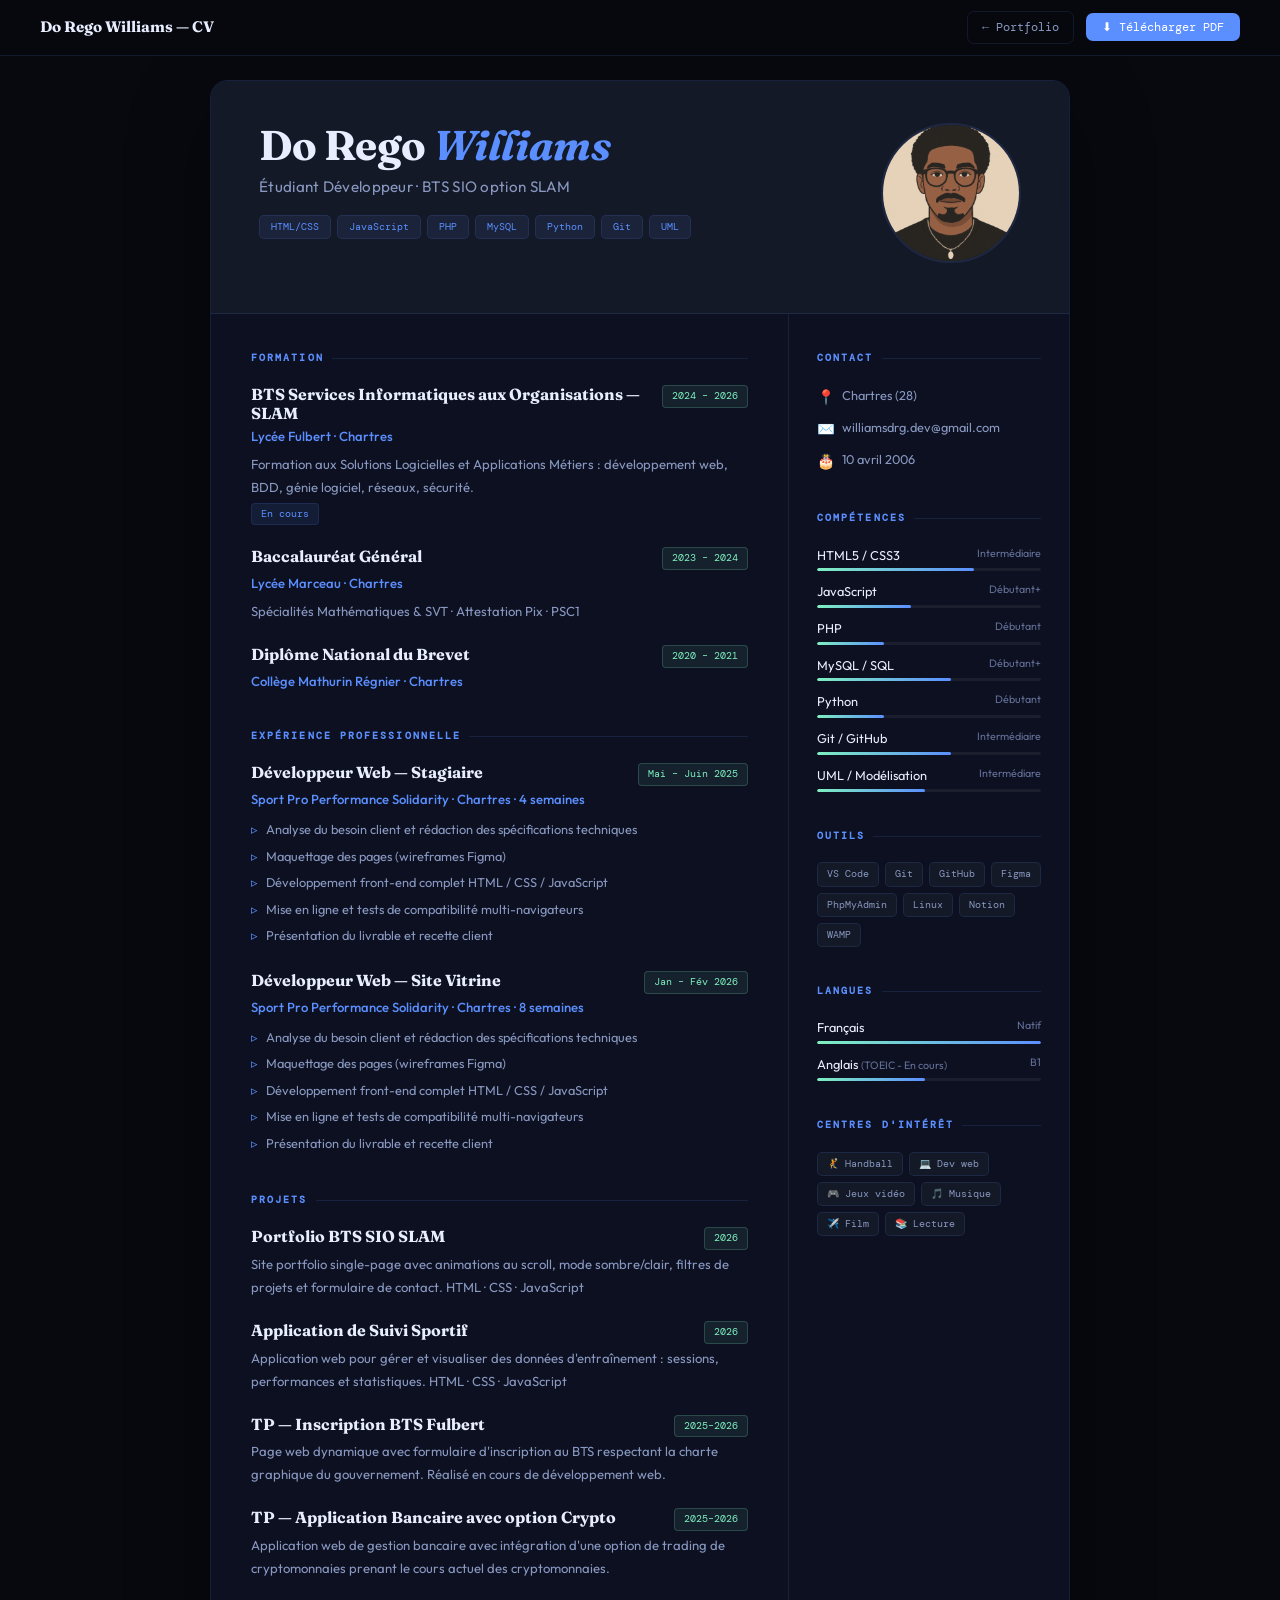
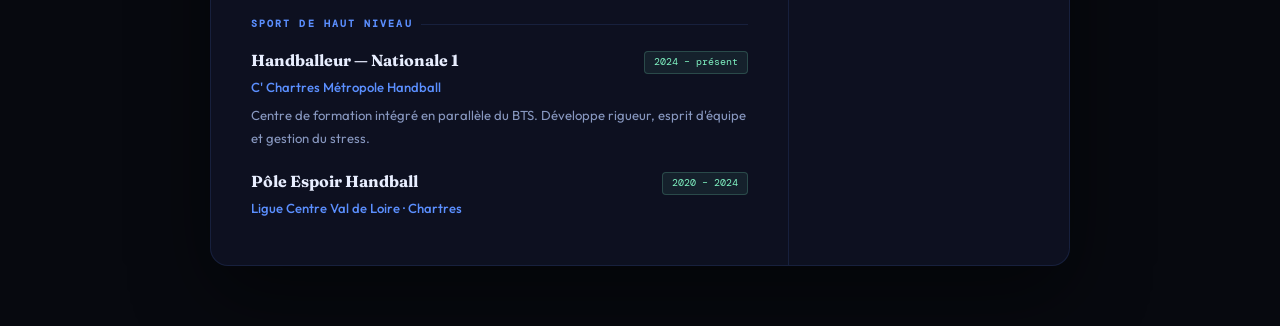
<file: cv.html>
<!DOCTYPE html>
<html lang="fr">
<head>
<meta charset="UTF-8">
<meta name="viewport" content="width=device-width, initial-scale=1.0">
<title>CV — Do Rego Williams</title>
<link rel="preconnect" href="https://fonts.googleapis.com">
<link href="https://fonts.googleapis.com/css2?family=DM+Mono:wght@400;500&family=Outfit:wght@300;400;500;600;700;900&family=Fraunces:opsz,wght@9..144,300;9..144,700&display=swap" rel="stylesheet">
<style>
/* ═══════════════ TOKENS ═══════════════ */
:root {
  --bg:      #07090f;
  --bg2:     #0d1020;
  --card:    #141927;
  --accent:  #5b8fff;
  --accent-g:#7ef0c0;
  --text:    #e8eeff;
  --muted:   #637098;
  --muted2:  #8898c0;
  --border:  rgba(91,143,255,0.13);
  --mono:    'DM Mono', monospace;
  --sans:    'Outfit', sans-serif;
  --serif:   'Fraunces', serif;
}

/* ═══════════════ PRINT ═══════════════ */
@media print {
  :root {
    --bg: #fff; --bg2: #f4f7ff; --card: #fff;
    --text: #080d20; --muted: #4060a0; --muted2: #5070b0;
    --accent: #1a4cc0; --accent-g: #1a7050;
    --border: rgba(30,80,200,.15);
  }
  body { font-size:11pt; }
  .no-print { display:none !important; }
  .cv-page { box-shadow:none; margin:0; border-radius:0; }
  section { padding:16pt 0; }
  a { color:var(--accent); }
  @page { margin:16mm 18mm; }
}

/* ═══════════════ BASE ═══════════════ */
*, *::before, *::after { margin:0; padding:0; box-sizing:border-box; }
html { scroll-behavior:smooth; }
body {
  font-family:var(--sans);
  background:var(--bg);
  color:var(--text);
  line-height:1.62;
}
a { text-decoration:none; color:inherit; }

/* ═══════════════ NAV ═══════════════ */
.topbar {
  position:fixed; top:0; left:0; right:0; z-index:200;
  height:56px; padding:0 40px;
  display:flex; align-items:center; justify-content:space-between;
  background:rgba(7,9,15,.9); backdrop-filter:blur(24px);
  border-bottom:1px solid var(--border);
}
.topbar-brand { font-family:var(--serif); font-size:.95rem; font-weight:700; color:var(--text); }
.topbar-right { display:flex; align-items:center; gap:12px; }
.back-link {
  font-size:.73rem; color:var(--muted2); border:1px solid var(--border);
  padding:6px 14px; border-radius:7px; transition:border-color .2s, color .2s;
  font-family:var(--mono);
}
.back-link:hover { border-color:var(--accent); color:var(--accent); }
.print-btn {
  background:var(--accent); color:#fff;
  font-size:.73rem; padding:6px 16px; border-radius:7px;
  border:none; cursor:pointer; font-family:var(--mono); transition:opacity .2s;
}
.print-btn:hover { opacity:.85; }

/* ═══════════════ WRAPPER ═══════════════ */
.cv-wrapper {
  max-width:900px; margin:80px auto 60px;
  padding:0 20px;
}
.cv-page {
  background:var(--bg2); border:1px solid var(--border);
  border-radius:18px; overflow:hidden;
  box-shadow:0 30px 80px rgba(0,0,0,.45);
}

/* ═══════════════ HEADER ═══════════════ */
.cv-header {
  background:var(--card); border-bottom:1px solid var(--border);
  padding:42px 48px;
  display:grid; grid-template-columns:1fr auto;
  gap:24px; align-items:start;
}
.cv-name {
  font-family:var(--serif); font-size:2.6rem; font-weight:700;
  line-height:1.1; letter-spacing:-.01em; margin-bottom:6px;
}
.cv-name em { color:var(--accent); font-style:italic; }
.cv-title {
  font-size:.95rem; color:var(--muted2); margin-bottom:16px;
  font-weight:400; letter-spacing:.02em;
}
.cv-tags { display:flex; flex-wrap:wrap; gap:6px; }
.cv-tag {
  font-family:var(--mono); font-size:.62rem;
  background:rgba(91,143,255,.09); border:1px solid var(--border);
  color:var(--accent); padding:3px 11px; border-radius:5px;
}

.cv-contact-block { text-align:right; }
.cv-contact-block a,
.cv-contact-block p {
  display:flex; align-items:center; gap:6px; justify-content:flex-end;
  font-size:.8rem; color:var(--muted2); margin-bottom:7px; transition:color .2s;
}
.cv-contact-block a:hover { color:var(--accent); }
.cv-contact-block .ico { font-size:.95rem; }

/* ═══════════════ BODY LAYOUT ═══════════════ */
.cv-body {
  display:grid; grid-template-columns:1fr 280px;
}
.cv-main { padding:36px 40px 40px; border-right:1px solid var(--border); }
.cv-side { padding:36px 28px 40px; }

/* ═══════════════ SECTION ═══════════════ */
.cv-section { margin-bottom:36px; }
.cv-section:last-child { margin-bottom:0; }
.sec-head {
  display:flex; align-items:center; gap:8px; margin-bottom:18px;
}
.sec-head h2 {
  font-family:var(--mono); font-size:.65rem; letter-spacing:.2em;
  text-transform:uppercase; color:var(--accent);
}
.sec-line { flex:1; height:1px; background:var(--border); }

/* ═══════════════ ITEMS ═══════════════ */
.cv-item { margin-bottom:22px; }
.cv-item:last-child { margin-bottom:0; }
.item-head { display:flex; justify-content:space-between; align-items:flex-start; gap:8px; margin-bottom:3px; }
.item-title { font-family:var(--serif); font-size:1rem; font-weight:700; line-height:1.2; }
.item-date {
  font-family:var(--mono); font-size:.65rem; color:var(--accent-g);
  background:rgba(126,240,192,.08); border:1px solid rgba(126,240,192,.2);
  padding:2px 9px; border-radius:4px; white-space:nowrap; flex-shrink:0;
}
.item-sub { font-size:.82rem; color:var(--accent); font-weight:500; margin-bottom:6px; }
.item-desc { font-size:.82rem; color:var(--muted2); line-height:1.75; }
.item-list { list-style:none; margin-top:6px; }
.item-list li {
  font-size:.8rem; color:var(--muted2); line-height:1.6;
  padding:3px 0 3px 15px; position:relative;
}
.item-list li::before { content:'▹'; position:absolute; left:0; color:var(--accent); }

.item-badge {
  display:inline-block; font-family:var(--mono); font-size:.6rem;
  background:rgba(91,143,255,.1); border:1px solid var(--border);
  color:var(--accent); padding:2px 9px; border-radius:4px; margin-top:4px;
}

/* ═══════════════ SIDEBAR SKILLS ═══════════════ */
.sk { margin-bottom:10px; }
.sk-name { font-size:.8rem; margin-bottom:3px; display:flex; justify-content:space-between; }
.sk-level { font-size:.67rem; color:var(--muted); }
.sk-bar { height:3px; background:rgba(255,255,255,.06); border-radius:100px; overflow:hidden; }
.sk-fill {
  height:100%; border-radius:100px;
  background:linear-gradient(90deg, var(--accent-g), var(--accent));
}

/* ═══════════════ TAGS GRID ═══════════════ */
.tag-cloud { display:flex; flex-wrap:wrap; gap:6px; margin-top:6px; }
.stag {
  font-family:var(--mono); font-size:.62rem;
  background:var(--card); border:1px solid var(--border);
  color:var(--muted2); padding:3px 9px; border-radius:5px;
}

/* ═══════════════ CONTACT ITEM ═══════════════ */
.sinfo { font-size:.8rem; color:var(--muted2); margin-bottom:8px; display:flex; align-items:flex-start; gap:7px; }
.sinfo .ico { flex-shrink:0; font-size:.9rem; margin-top:1px; }

/* ═══════════════ RESPONSIVE ═══════════════ */
@media(max-width:700px) {
  .cv-header { grid-template-columns:1fr; }
  .cv-contact-block { text-align:left; }
  .cv-contact-block a, .cv-contact-block p { justify-content:flex-start; }
  .cv-body { grid-template-columns:1fr; }
  .cv-main { border-right:none; border-bottom:1px solid var(--border); padding:28px 22px; }
  .cv-side { padding:28px 22px; }
  .cv-header { padding:28px 22px; }
  .cv-name { font-size:2rem; }
  .topbar { padding:0 18px; }
}
</style>
</head>
<body>

<!-- TOPBAR -->
<div class="topbar no-print">
  <span class="topbar-brand">Do Rego Williams — CV</span>
  <div class="topbar-right">
    <a href="index.html" class="back-link">← Portfolio</a>
    <button class="print-btn" onclick="window.print()">⬇ Télécharger PDF</button>
  </div>
</div>

<div class="cv-wrapper">
<div class="cv-page">

  <!-- HEADER -->
  <div class="cv-header">
    
    <div>
      <h1 class="cv-name">Do Rego <em>Williams</em></h1>
      <div class="cv-title">Étudiant Développeur · BTS SIO option SLAM</div>
      <div class="cv-tags">
        <span class="cv-tag">HTML/CSS</span>
        <span class="cv-tag">JavaScript</span>
        <span class="cv-tag">PHP</span>
        <span class="cv-tag">MySQL</span>
        <span class="cv-tag">Python</span>
        <span class="cv-tag">Git</span>
        <span class="cv-tag">UML</span>
      </div>
    </div>
    <div >
      <img src="img/avatar.png" alt="avatar" style="width:140px; height:140px; border-radius:100%; object-fit:cover; border:2px solid var(--border);">
    </div>
  </div>

  <div class="cv-body">

    <!-- MAIN -->
    <div class="cv-main">

      <!-- FORMATION -->
      <div class="cv-section">
        <div class="sec-head"><h2>Formation</h2><div class="sec-line"></div></div>

        <div class="cv-item">
          <div class="item-head">
            <div class="item-title">BTS Services Informatiques aux Organisations — SLAM</div>
            <span class="item-date">2024 – 2026</span>
          </div>
          <div class="item-sub">Lycée Fulbert · Chartres</div>
          <div class="item-desc">Formation aux Solutions Logicielles et Applications Métiers : développement web, BDD, génie logiciel, réseaux, sécurité.</div>
          <span class="item-badge">En cours</span>
        </div>

        <div class="cv-item">
          <div class="item-head">
            <div class="item-title">Baccalauréat Général</div>
            <span class="item-date">2023 – 2024</span>
          </div>
          <div class="item-sub">Lycée Marceau · Chartres</div>
          <div class="item-desc">Spécialités Mathématiques & SVT · Attestation Pix · PSC1</div>
        </div>

        <div class="cv-item">
          <div class="item-head">
            <div class="item-title">Diplôme National du Brevet</div>
            <span class="item-date">2020 – 2021</span>
          </div>
          <div class="item-sub">Collège Mathurin Régnier · Chartres</div>
        </div>
      </div>

      <!-- EXPERIENCE -->
      <div class="cv-section">
        <div class="sec-head"><h2>Expérience professionnelle</h2><div class="sec-line"></div></div>

        <div class="cv-item">
          <div class="item-head">
            <div class="item-title">Développeur Web — Stagiaire</div>
            <span class="item-date">Mai – Juin 2025</span>
          </div>
          <div class="item-sub">Sport Pro Performance Solidarity · Chartres · 4 semaines</div>
          <ul class="item-list">
            <li>Analyse du besoin client et rédaction des spécifications techniques</li>
            <li>Maquettage des pages (wireframes Figma)</li>
            <li>Développement front-end complet HTML / CSS / JavaScript</li>
            <li>Mise en ligne et tests de compatibilité multi-navigateurs</li>
            <li>Présentation du livrable et recette client</li>
          </ul>
        </div>

        <div class="cv-item">
          <div class="item-head">
            <div class="item-title">Développeur Web — Site Vitrine</div>
            <span class="item-date">Jan – Fév 2026</span>
          </div>
          <div class="item-sub">Sport Pro Performance Solidarity · Chartres · 8 semaines</div>
          <ul class="item-list">
            <li>Analyse du besoin client et rédaction des spécifications techniques</li>
            <li>Maquettage des pages (wireframes Figma)</li>
            <li>Développement front-end complet HTML / CSS / JavaScript</li>
            <li>Mise en ligne et tests de compatibilité multi-navigateurs</li>
            <li>Présentation du livrable et recette client</li>
          </ul>
        </div>
      </div>

      <!-- PROJETS -->
      <div class="cv-section">
        <div class="sec-head"><h2>Projets</h2><div class="sec-line"></div></div>

        <div class="cv-item">
          <div class="item-head">
            <div class="item-title">Portfolio BTS SIO SLAM</div>
            <span class="item-date">2026</span>
          </div>
          <div class="item-desc">Site portfolio single-page avec animations au scroll, mode sombre/clair, filtres de projets et formulaire de contact. HTML · CSS · JavaScript</div>
        </div>

        <div class="cv-item">
          <div class="item-head">
            <div class="item-title">Application de Suivi Sportif</div>
            <span class="item-date">2026</span>
          </div>
          <div class="item-desc">Application web pour gérer et visualiser des données d'entraînement : sessions, performances et statistiques. HTML · CSS · JavaScript</div>
        </div>

        <div class="cv-item">
          <div class="item-head">
            <div class="item-title">TP — Inscription BTS Fulbert</div>
            <span class="item-date">2025–2026</span>
          </div>
          <div class="item-desc">Page web dynamique avec formulaire d'inscription au BTS respectant la charte graphique du gouvernement. Réalisé en cours de développement web.</div>
        </div>

        <div class="cv-item">
          <div class="item-head">
            <div class="item-title">TP — Application Bancaire avec option Crypto</div>
            <span class="item-date">2025–2026</span>
          </div>
          <div class="item-desc">Application web de gestion bancaire avec intégration d'une option de trading de cryptomonnaies prenant le cours actuel des cryptomonnaies.</div>
        </div>
      </div>

      <!-- SPORT -->
      <div class="cv-section">
        <div class="sec-head"><h2>Sport de haut niveau</h2><div class="sec-line"></div></div>
        <div class="cv-item">
          <div class="item-head">
            <div class="item-title">Handballeur — Nationale 1</div>
            <span class="item-date">2024 – présent</span>
          </div>
          <div class="item-sub">C' Chartres Métropole Handball</div>
          <div class="item-desc">Centre de formation intégré en parallèle du BTS. Développe rigueur, esprit d'équipe et gestion du stress.</div>
        </div>
        <div class="cv-item">
          <div class="item-head">
            <div class="item-title">Pôle Espoir Handball</div>
            <span class="item-date">2020 – 2024</span>
          </div>
          <div class="item-sub">Ligue Centre Val de Loire · Chartres</div>
        </div>
      </div>

    </div><!-- end cv-main -->

    <!-- SIDEBAR -->
    <div class="cv-side">

      <!-- CONTACT -->
      <div class="cv-section">
        <div class="sec-head"><h2>Contact</h2><div class="sec-line"></div></div>
        <div class="sinfo"><span class="ico">📍</span><span>Chartres (28)</span></div>
        <div class="sinfo"><span class="ico">✉️</span><span>williamsdrg.dev@gmail.com</span></div>
        <div class="sinfo"><span class="ico">🎂</span><span>10 avril 2006</span></div>
      </div>

      <!-- COMPÉTENCES -->
      <div class="cv-section">
        <div class="sec-head"><h2>Compétences</h2><div class="sec-line"></div></div>

        <div class="sk"><div class="sk-name"><span>HTML5 / CSS3</span><span class="sk-level">Intermédiaire</span></div><div class="sk-bar"><div class="sk-fill" style="width:70%"></div></div></div>
        <div class="sk"><div class="sk-name"><span>JavaScript</span><span class="sk-level">Débutant+</span></div><div class="sk-bar"><div class="sk-fill" style="width:42%"></div></div></div>
        <div class="sk"><div class="sk-name"><span>PHP</span><span class="sk-level">Débutant</span></div><div class="sk-bar"><div class="sk-fill" style="width:30%"></div></div></div>
        <div class="sk"><div class="sk-name"><span>MySQL / SQL</span><span class="sk-level">Débutant+</span></div><div class="sk-bar"><div class="sk-fill" style="width:60%"></div></div></div>
        <div class="sk"><div class="sk-name"><span>Python</span><span class="sk-level">Débutant</span></div><div class="sk-bar"><div class="sk-fill" style="width:30%"></div></div></div>
        <div class="sk"><div class="sk-name"><span>Git / GitHub</span><span class="sk-level">Intermédiaire</span></div><div class="sk-bar"><div class="sk-fill" style="width:60%"></div></div></div>
        <div class="sk"><div class="sk-name"><span>UML / Modélisation</span><span class="sk-level">Intermédiare</span></div><div class="sk-bar"><div class="sk-fill" style="width:48%"></div></div></div>
      </div>

      <!-- OUTILS -->
      <div class="cv-section">
        <div class="sec-head"><h2>Outils</h2><div class="sec-line"></div></div>
        <div class="tag-cloud">
          <span class="stag">VS Code</span>
          <span class="stag">Git</span>
          <span class="stag">GitHub</span>
          <span class="stag">Figma</span>
          <span class="stag">PhpMyAdmin</span>
          <span class="stag">Linux</span>
          <span class="stag">Notion</span>
          <span class="stag">WAMP</span>
        </div>
      </div>

      <!-- LANGUES -->
      <div class="cv-section">
        <div class="sec-head"><h2>Langues</h2><div class="sec-line"></div></div>
        <div class="sk"><div class="sk-name"><span>Français</span><span class="sk-level">Natif</span></div><div class="sk-bar"><div class="sk-fill" style="width:100%"></div></div></div>
        <div class="sk"><div class="sk-name"><span>Anglais <span class="sk-level">(TOEIC - En cours)</span></span><span class="sk-level">B1</span></div><div class="sk-bar"><div class="sk-fill" style="width:48%"></div></div></div>
      </div>

      <!-- CENTRES D'INTÉRÊT -->
      <div class="cv-section">
        <div class="sec-head"><h2>Centres d'intérêt</h2><div class="sec-line"></div></div>
        <div class="tag-cloud">
          <span class="stag">🤾 Handball</span>
          <span class="stag">💻 Dev web</span>
          <span class="stag">🎮 Jeux vidéo</span>
          <span class="stag">🎵 Musique</span>
          <span class="stag">✈️ Film</span>
          <span class="stag">📚 Lecture</span>
        </div>
      </div>

    </div><!-- end cv-side -->
  </div><!-- end cv-body -->

</div><!-- end cv-page -->
</div><!-- end cv-wrapper -->

</body>
</html>
</file>
